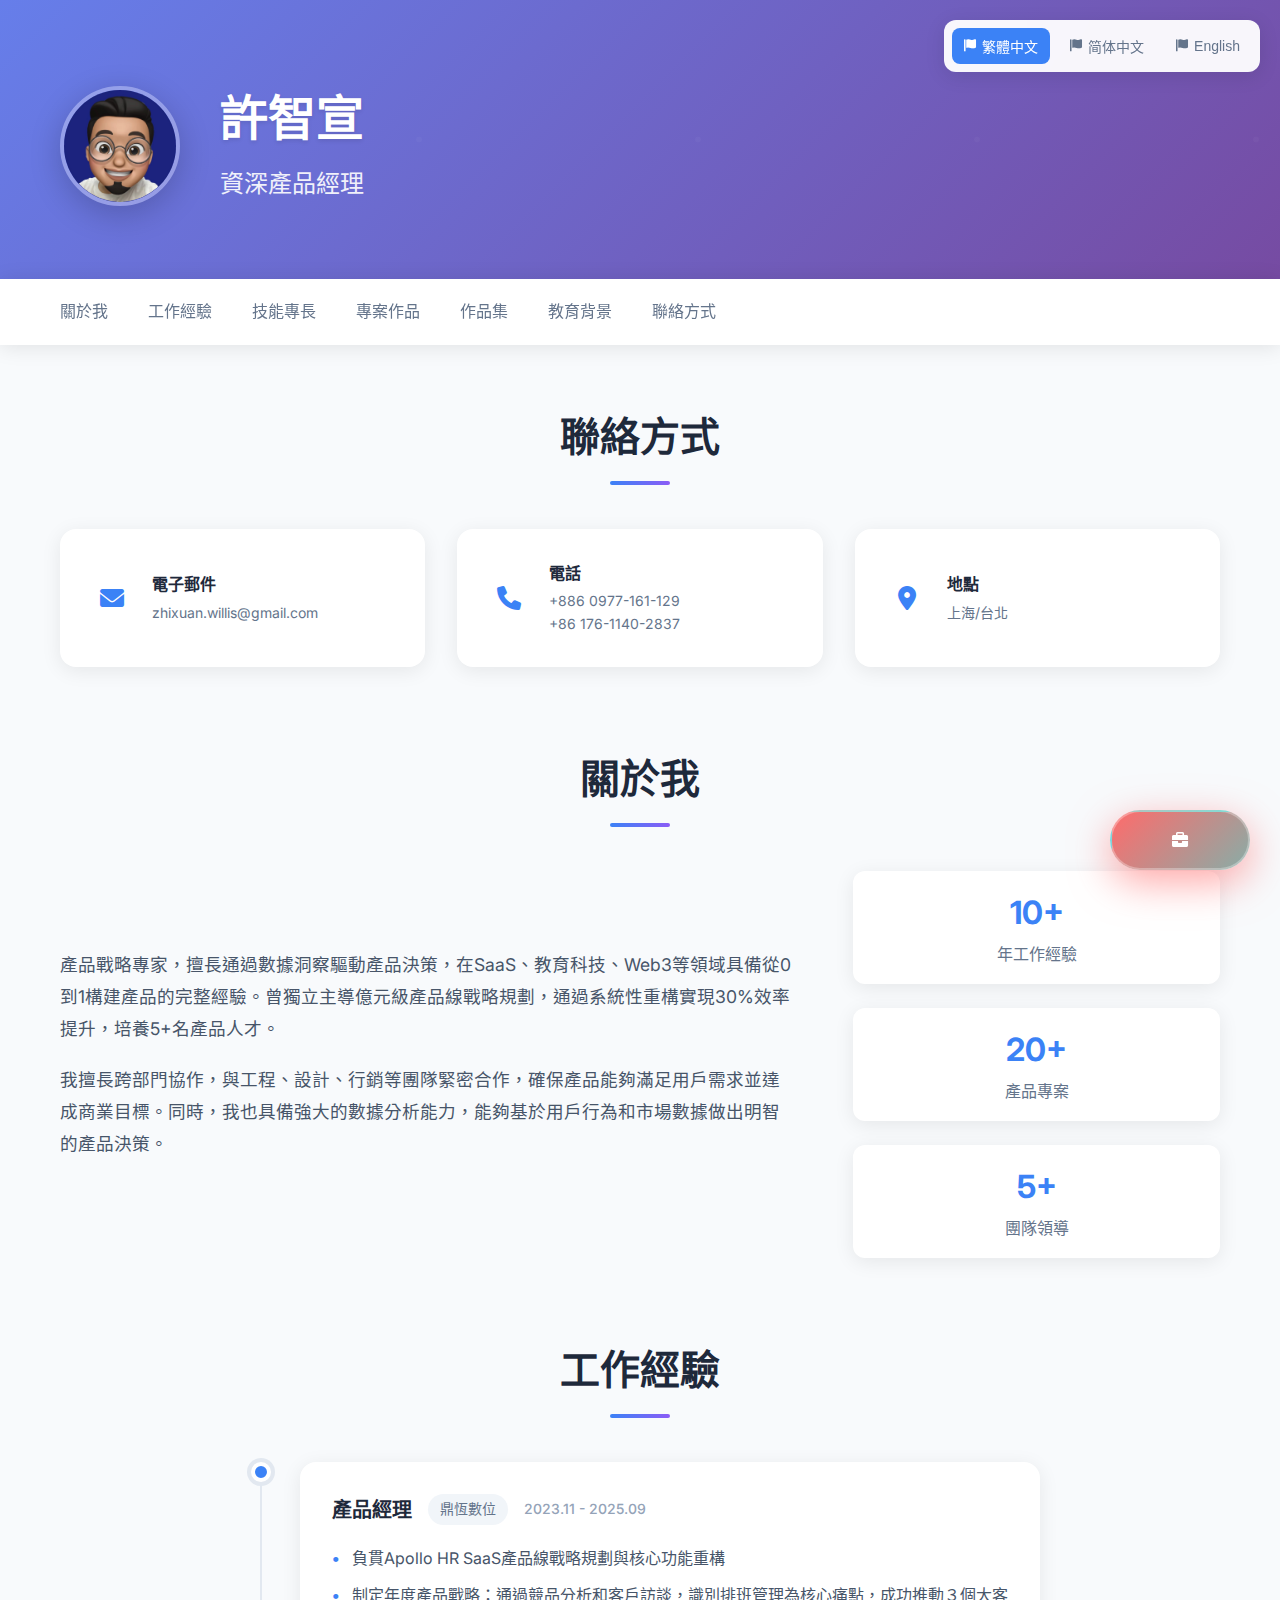
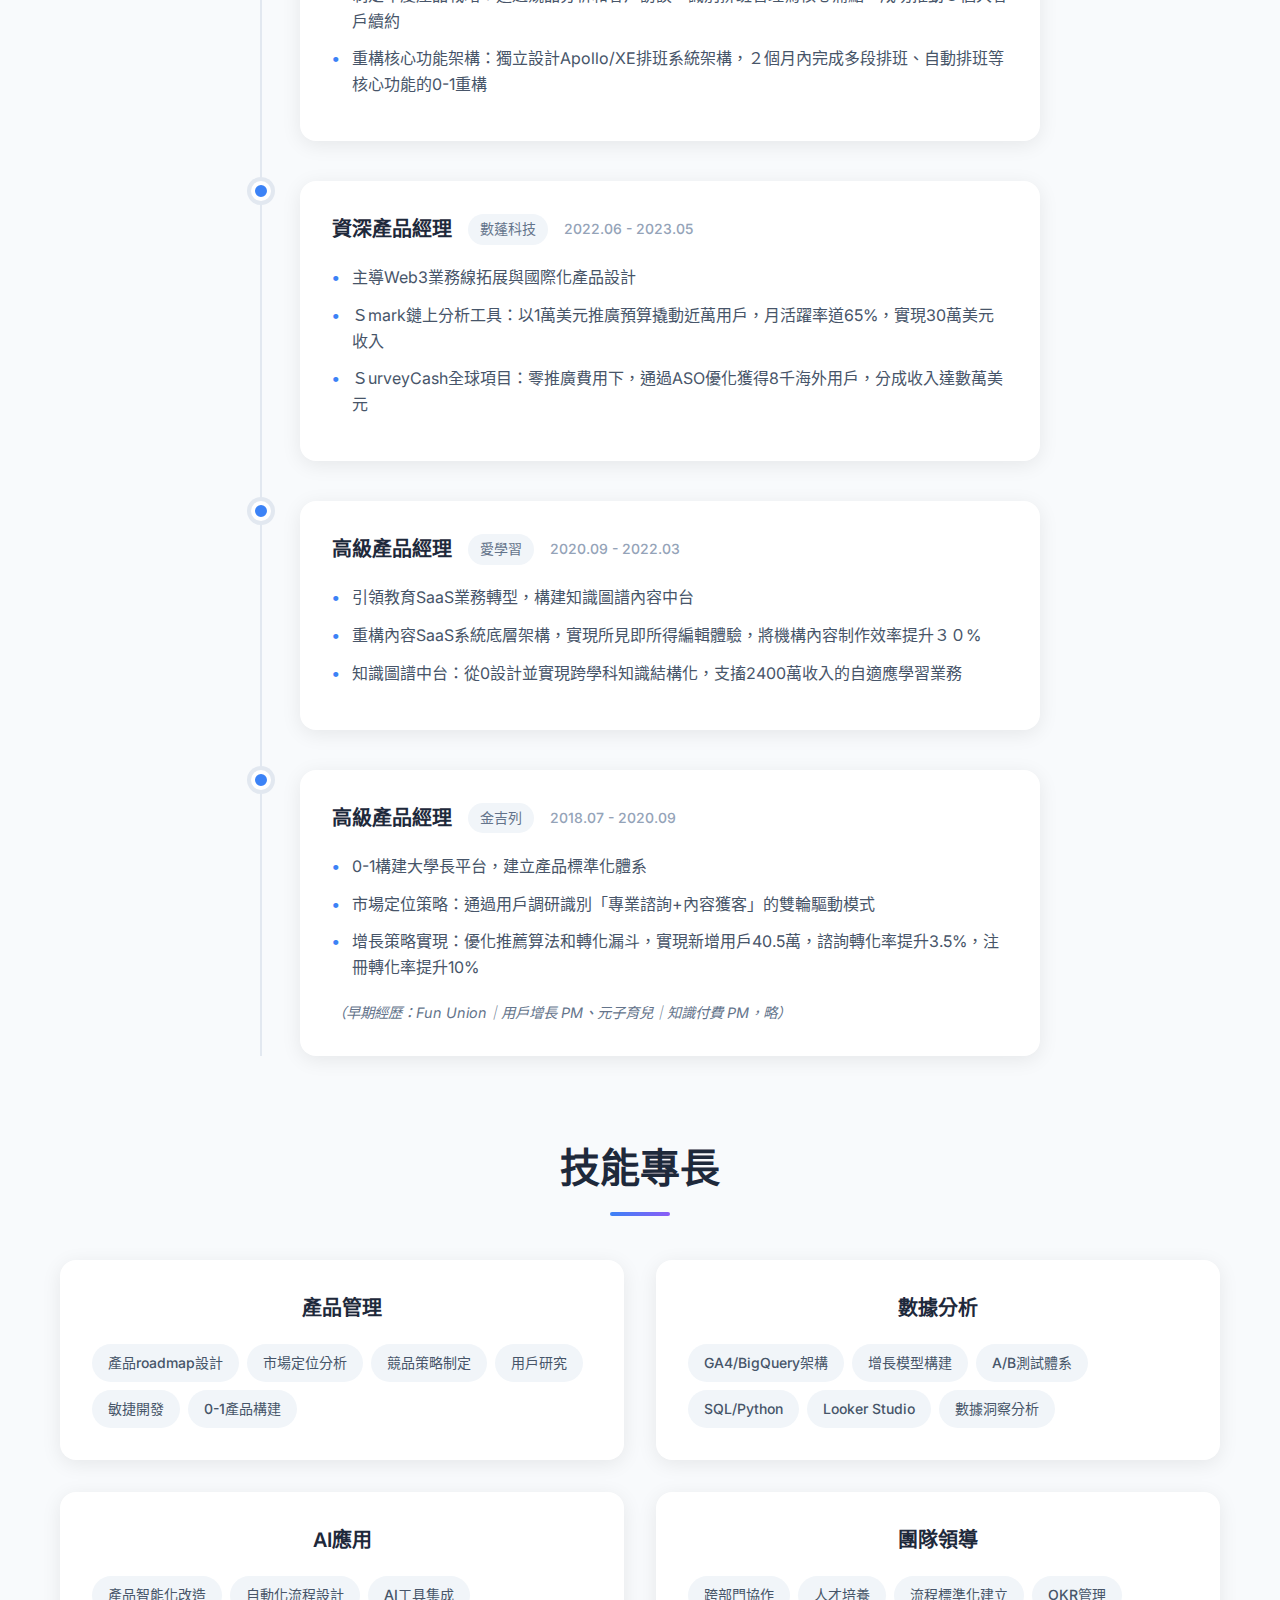
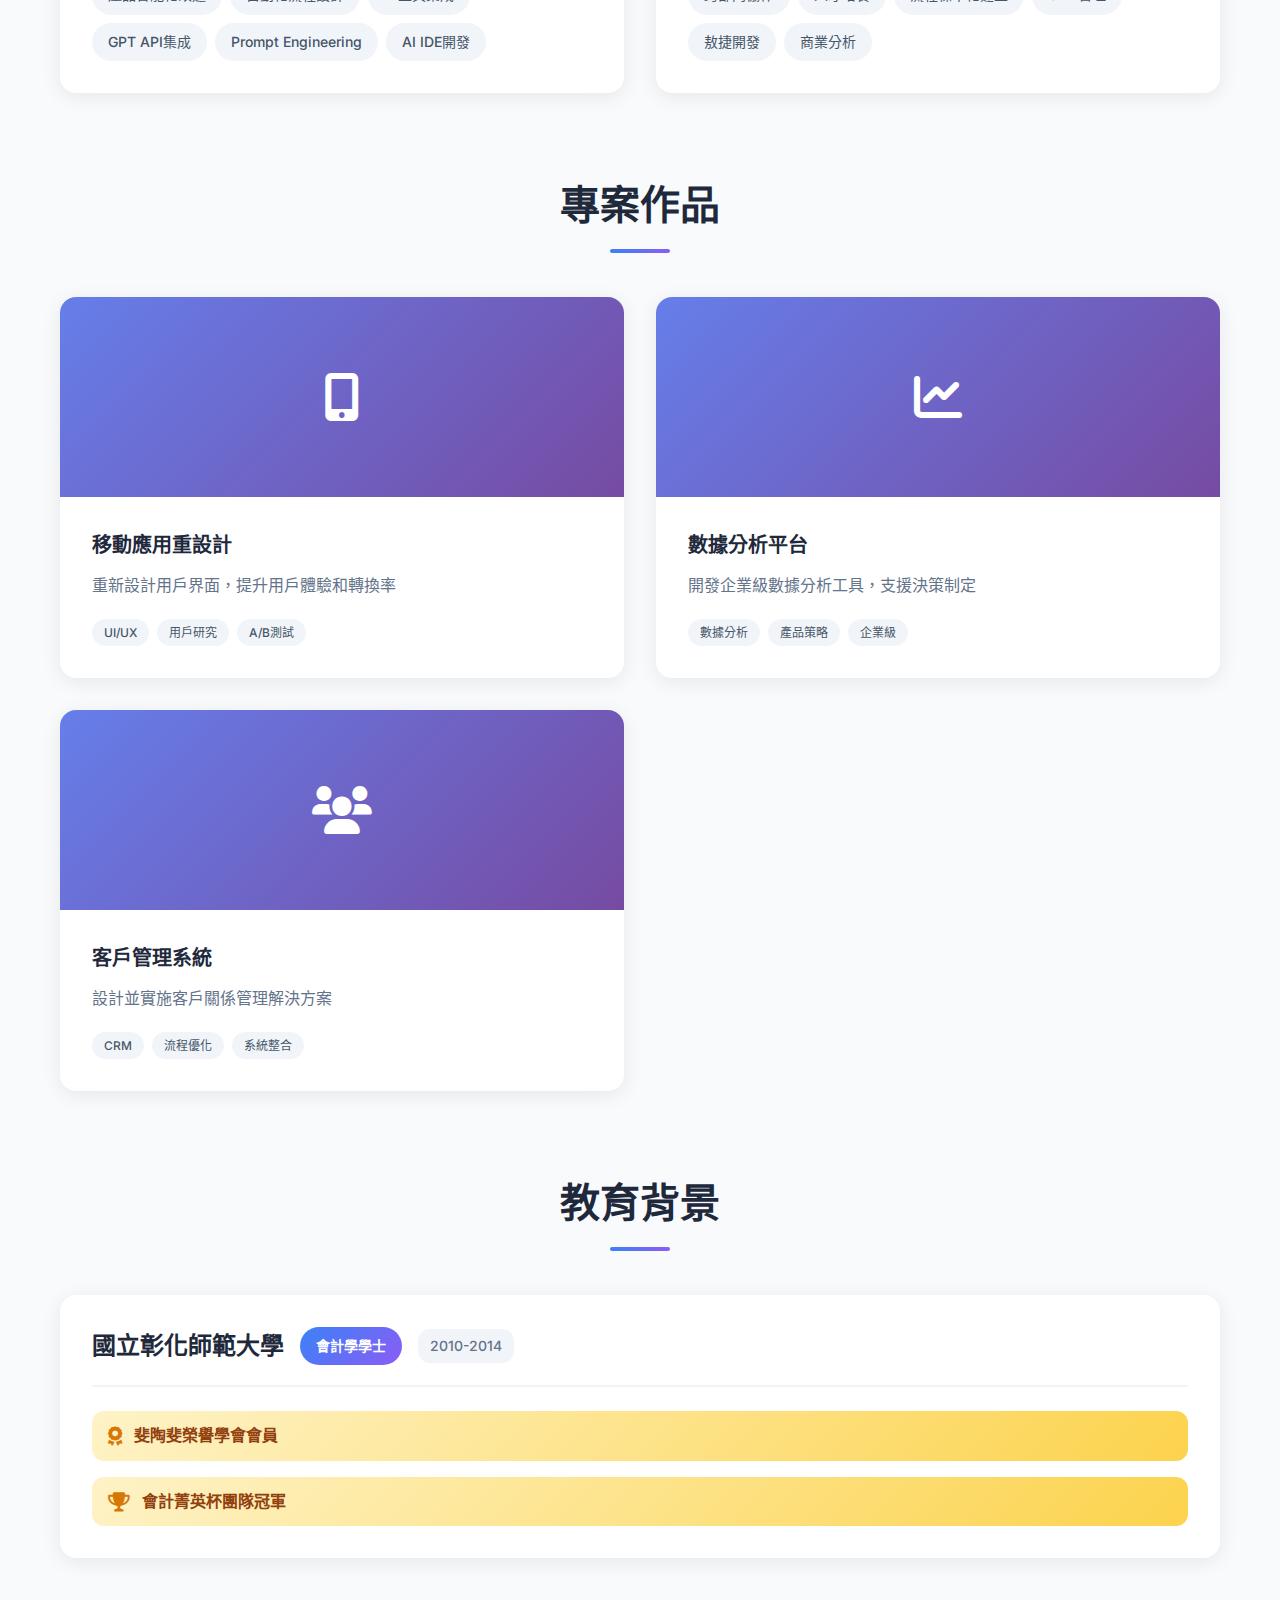
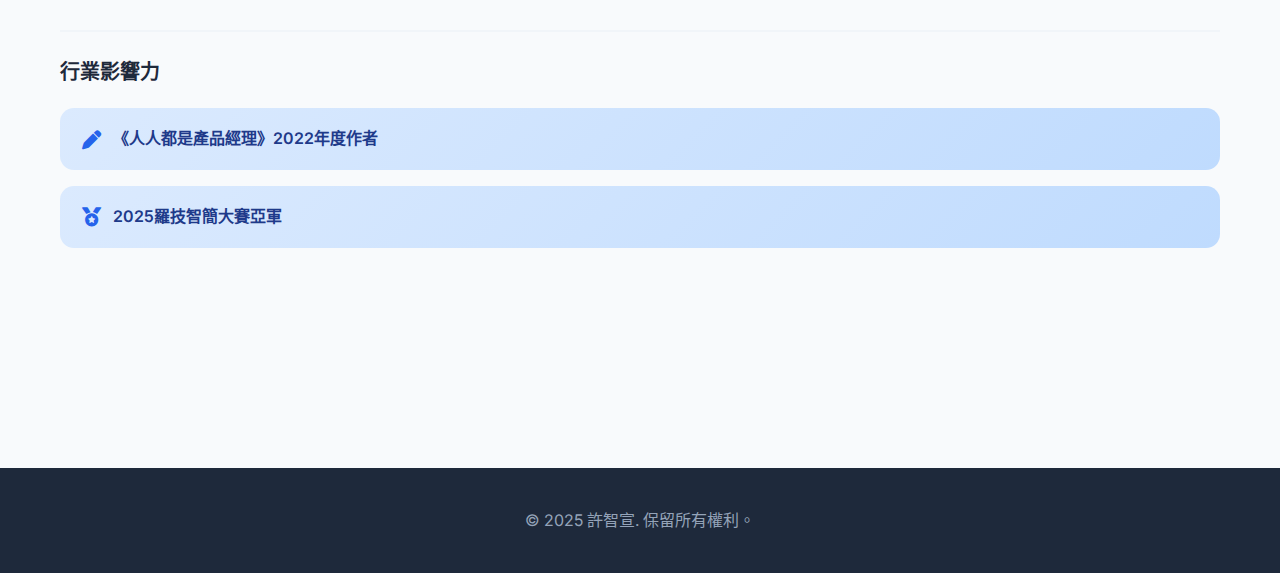
<file: index.html>
<!DOCTYPE html>
<html lang="zh-TW">
<head>
    <meta charset="UTF-8">
    <meta name="viewport" content="width=device-width, initial-scale=1.0">
    <title>許智宣 - 資深產品經理 | Senior Product Manager</title>
    <link rel="stylesheet" href="styles.css">
    <link href="https://fonts.googleapis.com/css2?family=Inter:wght@300;400;500;600;700&display=swap" rel="stylesheet">
    <link rel="stylesheet" href="https://cdnjs.cloudflare.com/ajax/libs/font-awesome/6.0.0/css/all.min.css">
    <style>
        /* Floating Portfolio Button */
        .floating-portfolio-btn {
            position: fixed !important;
            bottom: 30px !important;
            right: 30px !important;
            width: 140px !important;
            height: 60px !important;
            background: linear-gradient(135deg, #ff6b6b, #4ecdc4, #45b7d1) !important;
            background-size: 300% 300% !important;
            border-radius: 30px !important;
            display: flex !important;
            align-items: center !important;
            justify-content: center !important;
            gap: 8px !important;
            color: white !important;
            font-size: 16px !important;
            font-weight: 700 !important;
            text-decoration: none !important;
            box-shadow: 0 12px 40px rgba(255, 107, 107, 0.6) !important;
            z-index: 9999 !important;
            transition: all 0.4s ease !important;
            backdrop-filter: blur(15px) !important;
            border: 2px solid rgba(255, 255, 255, 0.3) !important;
            cursor: pointer !important;
            animation: gradientShift 3s ease infinite, floatBounce 2s ease-in-out infinite !important;
            overflow: hidden !important;
            transform-origin: bottom right !important;
        }
        
        .floating-portfolio-btn:hover {
            transform: translateY(-4px) scale(1.08) !important;
            box-shadow: 0 20px 60px rgba(255, 107, 107, 0.8) !important;
            background: linear-gradient(135deg, #ff4757, #3742fa, #2f3542) !important;
            background-size: 400% 400% !important;
            border: 2px solid rgba(255, 255, 255, 0.8) !important;
        }
        
        .floating-portfolio-btn::before {
            content: '';
            position: absolute;
            top: 0;
            left: 0;
            right: 0;
            bottom: 0;
            background: linear-gradient(135deg, #3b82f6, #8b5cf6, #ec4899);
            border-radius: inherit;
            z-index: -1;
            opacity: 0;
            transform: scale(0.9);
            transition: opacity 0.3s ease, transform 0.4s ease;
        }
        
        .floating-portfolio-btn:hover::before {
            opacity: 1;
            transform: scale(1.08);
        }
        
        .floating-portfolio-btn i {
            transition: transform 0.3s ease;
        }
        
        .floating-portfolio-btn:hover i {
            transform: rotate(10deg);
        }
        
        /* Tooltip for floating button */
        .floating-portfolio-btn::after {
            content: attr(data-tooltip);
            position: absolute;
            right: 100%;
            top: 50%;
            transform: translateY(-50%);
            background: rgba(0, 0, 0, 0.8);
            color: white;
            padding: 8px 12px;
            border-radius: 8px;
            font-size: 14px;
            font-weight: 500;
            white-space: nowrap;
            opacity: 0;
            visibility: hidden;
            transition: all 0.3s ease;
            margin-right: 12px;
            font-family: 'Inter', sans-serif;
        }
        
        .floating-portfolio-btn:hover::after {
            opacity: 1;
            visibility: visible;
            transform: translateY(-50%) translateX(-4px);
        }
        
        /* Responsive adjustments */
        @media (max-width: 768px) {
            .floating-portfolio-btn {
                width: 60px;
                height: 60px;
                font-size: 24px;
                bottom: 20px;
                right: 20px;
            }
            
            .floating-portfolio-btn::after {
                font-size: 12px;
                padding: 6px 8px;
            }
        }
        
        /* Animation keyframes */
        @keyframes pulse {
            0% {
                box-shadow: 0 8px 32px rgba(59, 130, 246, 0.4);
            }
            50% {
                box-shadow: 0 8px 32px rgba(59, 130, 246, 0.6);
            }
            100% {
                box-shadow: 0 8px 32px rgba(59, 130, 246, 0.4);
            }
        }
        
        .floating-portfolio-btn {
            animation: pulse 2s infinite;
        }
    </style>
</head>
<body>
    <!-- Language Switcher -->
    <div class="language-switcher">
        <button class="lang-btn active" data-lang="zh-TW">
            <i class="fas fa-flag"></i> 繁體中文
        </button>
        <button class="lang-btn" data-lang="zh-CN">
            <i class="fas fa-flag"></i> 简体中文
        </button>
        <button class="lang-btn" data-lang="en">
            <i class="fas fa-flag"></i> English
        </button>
    </div>

    <!-- Header -->
    <header class="header">
        <div class="container">
            <div class="profile-section">
                <div class="profile-image">
                    <img src="image/头像.PNG" alt="許智宣" class="avatar">
                </div>
                <div class="profile-info">
                    <h1 class="name" data-zh-TW="許智宣" data-zh-CN="许智宣" data-en="Xu Zhixuan">許智宣</h1>
                    <h2 class="title" data-zh-TW="資深產品經理" data-zh-CN="资深产品经理" data-en="Senior Product Manager">資深產品經理</h2>
                    <p class="tagline" data-zh-TW="專注於用戶體驗與產品策略的資深產品經理" data-zh-CN="专注于用户体验与产品策略的资深产品经理" data-en="Senior Product Manager focused on user experience and product strategy">專注於用戶體驗與產品策略的資深產品經理</p>
                </div>
            </div>
        </div>
    </header>

    <!-- Navigation -->
    <nav class="nav">
        <div class="container">
            <ul class="nav-list">
                <li><a href="#about" class="nav-link" data-zh-TW="關於我" data-zh-CN="关于我" data-en="About">關於我</a></li>
                <li><a href="#experience" class="nav-link" data-zh-TW="工作經驗" data-zh-CN="工作经验" data-en="Experience">工作經驗</a></li>
                <li><a href="#skills" class="nav-link" data-zh-TW="技能專長" data-zh-CN="技能专长" data-en="Skills">技能專長</a></li>
                <li><a href="#projects" class="nav-link" data-zh-TW="專案作品" data-zh-CN="项目作品" data-en="Projects">專案作品</a></li>
                <li><a href="portfolio.html" class="nav-link" data-zh-TW="作品集" data-zh-CN="作品集" data-en="Portfolio">作品集</a></li>
                <li><a href="#education" class="nav-link" data-zh-TW="教育背景" data-zh-CN="教育背景" data-en="Education">教育背景</a></li>
                <li><a href="#contact" class="nav-link" data-zh-TW="聯絡方式" data-zh-CN="联系方式" data-en="Contact">聯絡方式</a></li>
            </ul>
        </div>
    </nav>

    <!-- Main Content -->
    <main class="main">
        <!-- Contact Section (moved to top) -->
        <section id="contact" class="section">
            <div class="container">
                <h2 class="section-title" data-zh-TW="聯絡方式" data-zh-CN="联系方式" data-en="Contact Information">聯絡方式</h2>
                <div class="contact-grid">
                    <div class="contact-item">
                        <i class="fas fa-envelope"></i>
                        <div class="contact-info">
                            <h3 data-zh-TW="電子郵件" data-zh-CN="电子邮件" data-en="Email">電子郵件</h3>
                            <p>zhixuan.willis@gmail.com</p>
                        </div>
                    </div>
                    <div class="contact-item">
                        <i class="fas fa-phone"></i>
                        <div class="contact-info">
                            <h3 data-zh-TW="電話" data-zh-CN="电话" data-en="Phone">電話</h3>
                            <p>+886 0977-161-129<br>+86 176-1140-2837</p>
                        </div>
                    </div>
                    <div class="contact-item">
                        <i class="fas fa-map-marker-alt"></i>
                        <div class="contact-info">
                            <h3 data-zh-TW="地點" data-zh-CN="地点" data-en="Location">地點</h3>
                            <p data-zh-TW="上海/台北" data-zh-CN="上海/台北" data-en="Shanghai/Taipei">上海/台北</p>
                        </div>
                    </div>
                </div>
            </div>
        </section>

        <!-- About Section -->
        <section id="about" class="section">
            <div class="container">
                <h2 class="section-title" data-zh-TW="關於我" data-zh-CN="关于我" data-en="About Me">關於我</h2>
                <div class="about-content">
                    <div class="about-text">
                        <p data-zh-TW="產品戰略專家，擅長通過數據洞察驅動產品決策，在SaaS、教育科技、Web3等領域具備從0到1構建產品的完整經驗。曾獨立主導億元級產品線戰略規劃，通過系統性重構實現30%效率提升，培養5+名產品人才。" data-zh-CN="产品战略专家，擅长通过数据洞察驱动产品决策，在SaaS、教育科技、Web3等领域具备从0到1构建产品的完整经验。曾独立主导亿元级产品线战略规划，通过系统性重构实现30%效率提升，培养5+名产品人才。" data-en="Product strategy expert skilled in data-driven product decisions across SaaS, EdTech, and Web3 sectors with complete 0-to-1 product experience. Led strategic planning for billion-dollar product lines, achieving 30% efficiency improvement through systematic restructuring and mentoring 5+ product talents.">
                            產品戰略專家，擅長通過數據洞察驅動產品決策，在SaaS、教育科技、Web3等領域具備從0到1構建產品的完整經驗。曾獨立主導億元級產品線戰略規劃，通過系統性重構實現30%效率提升，培養5+名產品人才。
                        </p>
                        <p data-zh-TW="我擅長跨部門協作，與工程、設計、行銷等團隊緊密合作，確保產品能夠滿足用戶需求並達成商業目標。同時，我也具備強大的數據分析能力，能夠基於用戶行為和市場數據做出明智的產品決策。" data-zh-CN="我擅长跨部门协作，与工程、设计、营销等团队紧密合作，确保产品能够满足用户需求并达成商业目标。同时，我也具备强大的数据分析能力，能够基于用户行为和市场数据做出明智的产品决策。" data-en="I excel at cross-functional collaboration, working closely with engineering, design, and marketing teams to ensure products meet user needs and achieve business objectives. Additionally, I possess strong data analysis capabilities, enabling me to make informed product decisions based on user behavior and market data.">
                            我擅長跨部門協作，與工程、設計、行銷等團隊緊密合作，確保產品能夠滿足用戶需求並達成商業目標。同時，我也具備強大的數據分析能力，能夠基於用戶行為和市場數據做出明智的產品決策。
                        </p>
                    </div>
                    <div class="about-stats">
                        <div class="stat-item">
                            <span class="stat-number">10+</span>
                            <span class="stat-label" data-zh-TW="年工作經驗" data-zh-CN="年工作经验" data-en="Years Experience">年工作經驗</span>
                        </div>
                        <div class="stat-item">
                            <span class="stat-number">20+</span>
                            <span class="stat-label" data-zh-TW="產品專案" data-zh-CN="产品项目" data-en="Product Projects">產品專案</span>
                        </div>
                        <div class="stat-item">
                            <span class="stat-number">5+</span>
                            <span class="stat-label" data-zh-TW="團隊領導" data-zh-CN="团队领导" data-en="Team Leadership">團隊領導</span>
                        </div>
                    </div>
                </div>
            </div>
        </section>

        <!-- Experience Section -->
        <section id="experience" class="section">
            <div class="container">
                <h2 class="section-title" data-zh-TW="工作經驗" data-zh-CN="工作经验" data-en="Work Experience">工作經驗</h2>
                <div class="timeline">
                    <div class="timeline-item">
                        <div class="timeline-marker"></div>
                        <div class="timeline-content">
                            <div class="timeline-header">
                                <h3 data-zh-TW="產品經理" data-zh-CN="产品经理" data-en="Product Manager">產品經理</h3>
                                <span class="company" data-zh-TW="鼎恆數位" data-zh-CN="鼎恒数位" data-en="Tripleone Digital">鼎恆數位</span>
                                <span class="period">2023.11 - 2025.09</span>
                            </div>
                            <ul class="achievements">
                                <li data-zh-TW="負貫Apollo HR SaaS產品線戰略規劃與核心功能重構" data-zh-CN="负责Apollo HR SaaS产品线战略规划与核心功能重构" data-en="Responsible for Apollo HR SaaS product line strategic planning and core functionality reconstruction">負貫Apollo HR SaaS產品線戰略規劃與核心功能重構</li>
                                <li data-zh-TW="制定年度產品戰略：通過競品分析和客戶訪談，識別排班管理為核心痛點，成功推動３個大客戶續約" data-zh-CN="制定年度产品战略：通过竞品分析和客户访谈，识别排班管理为核心痛点，成功推动３个大客户续约" data-en="Developed annual product strategy: identified scheduling management as core pain point through competitive analysis and customer interviews, successfully driving 3 major customer renewals">制定年度產品戰略：通過競品分析和客戶訪談，識別排班管理為核心痛點，成功推動３個大客戶續約</li>
                                <li data-zh-TW="重構核心功能架構：獨立設計Apollo/XE排班系統架構，２個月內完成多段排班、自動排班等核心功能的0-1重構" data-zh-CN="重构核心功能架构：独立设计Apollo/XE排班系统架构，２个月内完成多段排班、自动排班等核心功能的0-1重构" data-en="Core functionality restructuring: independently designed Apollo/XE scheduling system architecture, completing 0-1 reconstruction of multi-segment scheduling and automated scheduling within 2 months">重構核心功能架構：獨立設計Apollo/XE排班系統架構，２個月內完成多段排班、自動排班等核心功能的0-1重構</li>
                            </ul>
                        </div>
                    </div>

                    <div class="timeline-item">
                        <div class="timeline-marker"></div>
                        <div class="timeline-content">
                            <div class="timeline-header">
                                <h3 data-zh-TW="資深產品經理" data-zh-CN="资深产品经理" data-en="Senior Product Manager">資深產品經理</h3>
                                <span class="company" data-zh-TW="數蓬科技" data-zh-CN="数蓬科技" data-en="Sharpdata Technology">數蓬科技</span>
                                <span class="period">2022.06 - 2023.05</span>
                            </div>
                            <ul class="achievements">
                                <li data-zh-TW="主導Web3業務線拓展與國際化產品設計" data-zh-CN="主导Web3业务线拓展与国际化产品设计" data-en="Led Web3 business line expansion and international product design">主導Web3業務線拓展與國際化產品設計</li>
                                <li data-zh-TW="Smark鏈上分析工具：以1萬美元推廣預算撬動近萬用戶，月活躍率道65%，實現30萬美元收入" data-zh-CN="Smark链上分析工具：以1万美元推广预算撬动近万用户，月活跃率达65%，实现30万美元收入" data-en="Smark on-chain analytics tool: leveraged $10k marketing budget to acquire nearly 10k users with 65% MAU, generating $300k revenue">Ｓmark鏈上分析工具：以1萬美元推廣預算撬動近萬用戶，月活躍率道65%，實現30萬美元收入</li>
                                <li data-zh-TW="SurveyCash全球項目：零推廣費用下，通過ASO優化獲得8千海外用戶，分成收入達數萬美元" data-zh-CN="SurveyCash全球项目：零推广费用下，通过ASO优化获得8千海外用户，分成收入达数万美元" data-en="SurveyCash global project: acquired 8k overseas users through ASO optimization with zero marketing spend, generating tens of thousands in revenue sharing">ＳurveyCash全球項目：零推廣費用下，通過ASO優化獲得8千海外用戶，分成收入達數萬美元</li>
                            </ul>
                        </div>
                    </div>

                    <div class="timeline-item">
                        <div class="timeline-marker"></div>
                        <div class="timeline-content">
                            <div class="timeline-header">
                                <h3 data-zh-TW="高級產品經理" data-zh-CN="高级产品经理" data-en="Senior Product Manager">高級產品經理</h3>
                                <span class="company" data-zh-TW="愛學習" data-zh-CN="爱学习" data-en="AiXueXi (EdTech)">愛學習</span>
                                <span class="period">2020.09 - 2022.03</span>
                            </div>
                            <ul class="achievements">
                                <li data-zh-TW="引領教育SaaS業務轉型，構建知識圖譜內容中台" data-zh-CN="引领教育SaaS业务转型，构建知识图谱内容中台" data-en="Led EdTech SaaS business transformation and built knowledge graph content platform">引領教育SaaS業務轉型，構建知識圖譜內容中台</li>
                                <li data-zh-TW="重構內容SaaS系統底層架構，實現所見即所得編輯體驗，將機構內容制作效率提升３０%" data-zh-CN="重构内容SaaS系统底层架构，实现所见即所得编辑体验，将机构内容制作效率提升３０%" data-en="Restructured content SaaS system architecture, implemented WYSIWYG editing experience, improving institutional content creation efficiency by 30%">重構內容SaaS系統底層架構，實現所見即所得編輯體驗，將機構內容制作效率提升３０%</li>
                                <li data-zh-TW="知識圖譜中台：從0設計並實現跨學科知識結構化，支搐2400萬收入的自適應學習業務" data-zh-CN="知识图谱中台：从0设计并实现跨学科知识结构化，支搐2400万收入的自适应学习业务" data-en="Knowledge graph platform: designed and implemented cross-disciplinary knowledge structuring from scratch, supporting $24M adaptive learning business revenue">知識圖譜中台：從0設計並實現跨學科知識結構化，支搐2400萬收入的自適應學習業務</li>
                            </ul>
                        </div>
                    </div>

                    <div class="timeline-item">
                        <div class="timeline-marker"></div>
                        <div class="timeline-content">
                            <div class="timeline-header">
                                <h3 data-zh-TW="高級產品經理" data-zh-CN="高级产品经理" data-en="Senior Product Manager">高級產品經理</h3>
                                <span class="company" data-zh-TW="金吉列" data-zh-CN="金吉列" data-en="JJL Overseas Education">金吉列</span>
                                <span class="period">2018.07 - 2020.09</span>
                            </div>
                            <ul class="achievements">
                                <li data-zh-TW="0-1構建大學長平台，建立產品標準化體系" data-zh-CN="0-1构建大学长平台，建立产品标准化体系" data-en="Built university platform from 0-1 and established standardized product system">0-1構建大學長平台，建立產品標準化體系</li>
                                <li data-zh-TW="市場定位策略：通過用戶調研識別「專業諮詢+內容獲客」的雙輪驅動模式" data-zh-CN="市场定位策略：通过用户调研识别「专业咨询+内容获客」的双轮驱动模式" data-en="Market positioning strategy: identified dual-drive model of professional consulting + content acquisition through user research">市場定位策略：通過用戶調研識別「專業諮詢+內容獲客」的雙輪驅動模式</li>
                                <li data-zh-TW="增長策略實現：優化推薦算法和轉化漏斗，實現新增用戶40.5萬，諮詢轉化率提升3.5%，注冊轉化率提升10%" data-zh-CN="增长策略实现：优化推荐算法和转化漏斗，实现新增用户40.5万，咨询转化率提升3.5%，注册转化率提升10%" data-en="Growth strategy implementation: optimized recommendation algorithms and conversion funnels, achieving 405k new users, 3.5% consultation conversion increase, 10% registration conversion increase">增長策略實現：優化推薦算法和轉化漏斗，實現新增用戶40.5萬，諮詢轉化率提升3.5%，注冊轉化率提升10%</li>
                            </ul>
                            <p class="early-experience" style="margin-top: 20px; color: #64748b; font-style: italic; font-size: 0.9rem;">
                                <span data-zh-TW="（早期經歷：Fun Union｜用戶增長 PM、元子育兒｜知識付費 PM，略）" data-zh-CN="（早期经历：Fun Union｜用户增长 PM、元子育儿｜知识付费 PM，略）" data-en="(Early Career: Fun Union | User Growth PM, Yuanzi Parenting | Knowledge Payment PM, omitted)">（早期經歷：Fun Union｜用戶增長 PM、元子育兒｜知識付費 PM，略）</span>
                            </p>
                        </div>
                    </div>
                </div>
            </div>
        </section>

        <!-- Skills Section -->
        <section id="skills" class="section">
            <div class="container">
                <h2 class="section-title" data-zh-TW="技能專長" data-zh-CN="技能专长" data-en="Skills & Expertise">技能專長</h2>
                <div class="skills-grid">
                    <div class="skill-category">
                        <h3 data-zh-TW="產品管理" data-zh-CN="产品管理" data-en="Product Management">產品管理</h3>
                        <div class="skill-items">
                            <span class="skill-item">產品roadmap設計</span>
                            <span class="skill-item">市場定位分析</span>
                            <span class="skill-item">競品策略制定</span>
                            <span class="skill-item">用戶研究</span>
                            <span class="skill-item">敏捷開發</span>
                            <span class="skill-item">0-1產品構建</span>
                        </div>
                    </div>
                    <div class="skill-category">
                        <h3 data-zh-TW="數據分析" data-zh-CN="数据分析" data-en="Data Analysis">數據分析</h3>
                        <div class="skill-items">
                            <span class="skill-item">GA4/BigQuery架構</span>
                            <span class="skill-item">增長模型構建</span>
                            <span class="skill-item">A/B測試體系</span>
                            <span class="skill-item">SQL/Python</span>
                            <span class="skill-item">Looker Studio</span>
                            <span class="skill-item">數據洞察分析</span>
                        </div>
                    </div>
                    <div class="skill-category">
                        <h3 data-zh-TW="AI應用" data-zh-CN="AI应用" data-en="AI Applications">AI應用</h3>
                        <div class="skill-items">
                            <span class="skill-item">產品智能化改造</span>
                            <span class="skill-item">自動化流程設計</span>
                            <span class="skill-item">AI工具集成</span>
                            <span class="skill-item">GPT API集成</span>
                            <span class="skill-item">Prompt Engineering</span>
                            <span class="skill-item">AI IDE開發</span>
                        </div>
                    </div>
                    <div class="skill-category">
                        <h3 data-zh-TW="團隊領導" data-zh-CN="团队领导" data-en="Team Leadership">團隊領導</h3>
                        <div class="skill-items">
                            <span class="skill-item">跨部門協作</span>
                            <span class="skill-item">人才培養</span>
                            <span class="skill-item">流程標準化建立</span>
                            <span class="skill-item">OKR管理</span>
                            <span class="skill-item">敖捷開發</span>
                            <span class="skill-item">商業分析</span>
                        </div>
                    </div>
                </div>
            </div>
        </section>

        <!-- Projects Section -->
        <section id="projects" class="section">
            <div class="container">
                <h2 class="section-title" data-zh-TW="專案作品" data-zh-CN="项目作品" data-en="Featured Projects">專案作品</h2>
                <div class="projects-grid">
                    <div class="project-card">
                        <div class="project-image">
                            <i class="fas fa-mobile-alt"></i>
                        </div>
                        <div class="project-content">
                            <h3 data-zh-TW="移動應用重設計" data-zh-CN="移动应用重设计" data-en="Mobile App Redesign">移動應用重設計</h3>
                            <p data-zh-TW="重新設計用戶界面，提升用戶體驗和轉換率" data-zh-CN="重新设计用户界面，提升用户体验和转换率" data-en="Redesigned user interface to improve user experience and conversion rates">重新設計用戶界面，提升用戶體驗和轉換率</p>
                            <div class="project-tags">
                                <span class="tag">UI/UX</span>
                                <span class="tag">用戶研究</span>
                                <span class="tag">A/B測試</span>
                            </div>
                        </div>
                    </div>

                    <div class="project-card">
                        <div class="project-image">
                            <i class="fas fa-chart-line"></i>
                        </div>
                        <div class="project-content">
                            <h3 data-zh-TW="數據分析平台" data-zh-CN="数据分析平台" data-en="Data Analytics Platform">數據分析平台</h3>
                            <p data-zh-TW="開發企業級數據分析工具，支援決策制定" data-zh-CN="开发企业级数据分析工具，支持决策制定" data-en="Developed enterprise-level data analytics tools to support decision making">開發企業級數據分析工具，支援決策制定</p>
                            <div class="project-tags">
                                <span class="tag">數據分析</span>
                                <span class="tag">產品策略</span>
                                <span class="tag">企業級</span>
                            </div>
                        </div>
                    </div>

                    <div class="project-card">
                        <div class="project-image">
                            <i class="fas fa-users"></i>
                        </div>
                        <div class="project-content">
                            <h3 data-zh-TW="客戶管理系統" data-zh-CN="客户管理系统" data-en="Customer Management System">客戶管理系統</h3>
                            <p data-zh-TW="設計並實施客戶關係管理解決方案" data-zh-CN="设计并实施客户关系管理解决方案" data-en="Designed and implemented customer relationship management solutions">設計並實施客戶關係管理解決方案</p>
                            <div class="project-tags">
                                <span class="tag">CRM</span>
                                <span class="tag">流程優化</span>
                                <span class="tag">系統整合</span>
                            </div>
                        </div>
                    </div>
                </div>
            </div>
        </section>

        <!-- Education Section -->
        <section id="education" class="section">
            <div class="container">
                <h2 class="section-title" data-zh-TW="教育背景" data-zh-CN="教育背景" data-en="Education Background">教育背景</h2>
                <div class="education-content">
                    <div class="education-item">
                        <div class="education-header">
                            <h3 data-zh-TW="國立彰化師範大學" data-zh-CN="国立彰化师范大学" data-en="National Changhua University of Education">國立彰化師範大學</h3>
                            <span class="degree" data-zh-TW="會計學學士" data-zh-CN="会计学学士" data-en="Bachelor of Accounting">會計學學士</span>
                            <span class="period">2010-2014</span>
                        </div>
                        <div class="education-achievements">
                            <div class="achievement-item">
                                <i class="fas fa-award"></i>
                                <span data-zh-TW="斐陶斐榮譽學會會員" data-zh-CN="斐陶斐荣誉学会会员" data-en="Phi Tau Phi Honor Society Member">斐陶斐榮譽學會會員</span>
                            </div>
                            <div class="achievement-item">
                                <i class="fas fa-trophy"></i>
                                <span data-zh-TW="會計菁英杯團隊冠軍" data-zh-CN="会计菁英杯团队冠军" data-en="Accounting Elite Cup Team Champion">會計菁英杯團隊冠軍</span>
                            </div>
                        </div>
                    </div>
                    <div class="industry-influence">
                        <h4 data-zh-TW="行業影響力" data-zh-CN="行业影响力" data-en="Industry Influence">行業影響力</h4>
                        <div class="influence-items">
                            <a class="influence-item influence-item--link" href="https://www.woshipm.com/u/723249" target="_blank" rel="noopener">
                                <i class="fas fa-pen"></i>
                                <span data-zh-TW="《人人都是產品經理》2022年度作者" data-zh-CN="《人人都是产品经理》2022年度作者" data-en="Product Manager Community 2022 Annual Author">《人人都是產品經理》2022年度作者</span>
                            </a>
                            <div class="influence-item">
                                <i class="fas fa-medal"></i>
                                <span data-zh-TW="2025羅技智簡大賽亞軍" data-zh-CN="2025罗技智简大赛亚军" data-en="2025 Logitech Smart Brief Competition Runner-up">2025羅技智簡大賽亞軍</span>
                            </div>
                        </div>
                    </div>
                </div>
            </div>
        </section>

    </main>

    <!-- Footer -->
    <footer class="footer">
        <div class="container">
            <p data-zh-TW="© 2025 許智宣. 保留所有權利。" data-zh-CN="© 2025 许智宣. 保留所有权利。" data-en="© 2025 Xu Zhixuan. All rights reserved.">© 2025 許智宣. 保留所有權利。</p>
        </div>
    </footer>

    <!-- Floating Portfolio Button -->
    <a href="portfolio.html" class="floating-portfolio-btn" data-tooltip="查看作品集">
        <i class="fas fa-briefcase"></i>
    </a>

    <script src="script.js"></script>
</body>
</html>
</file>
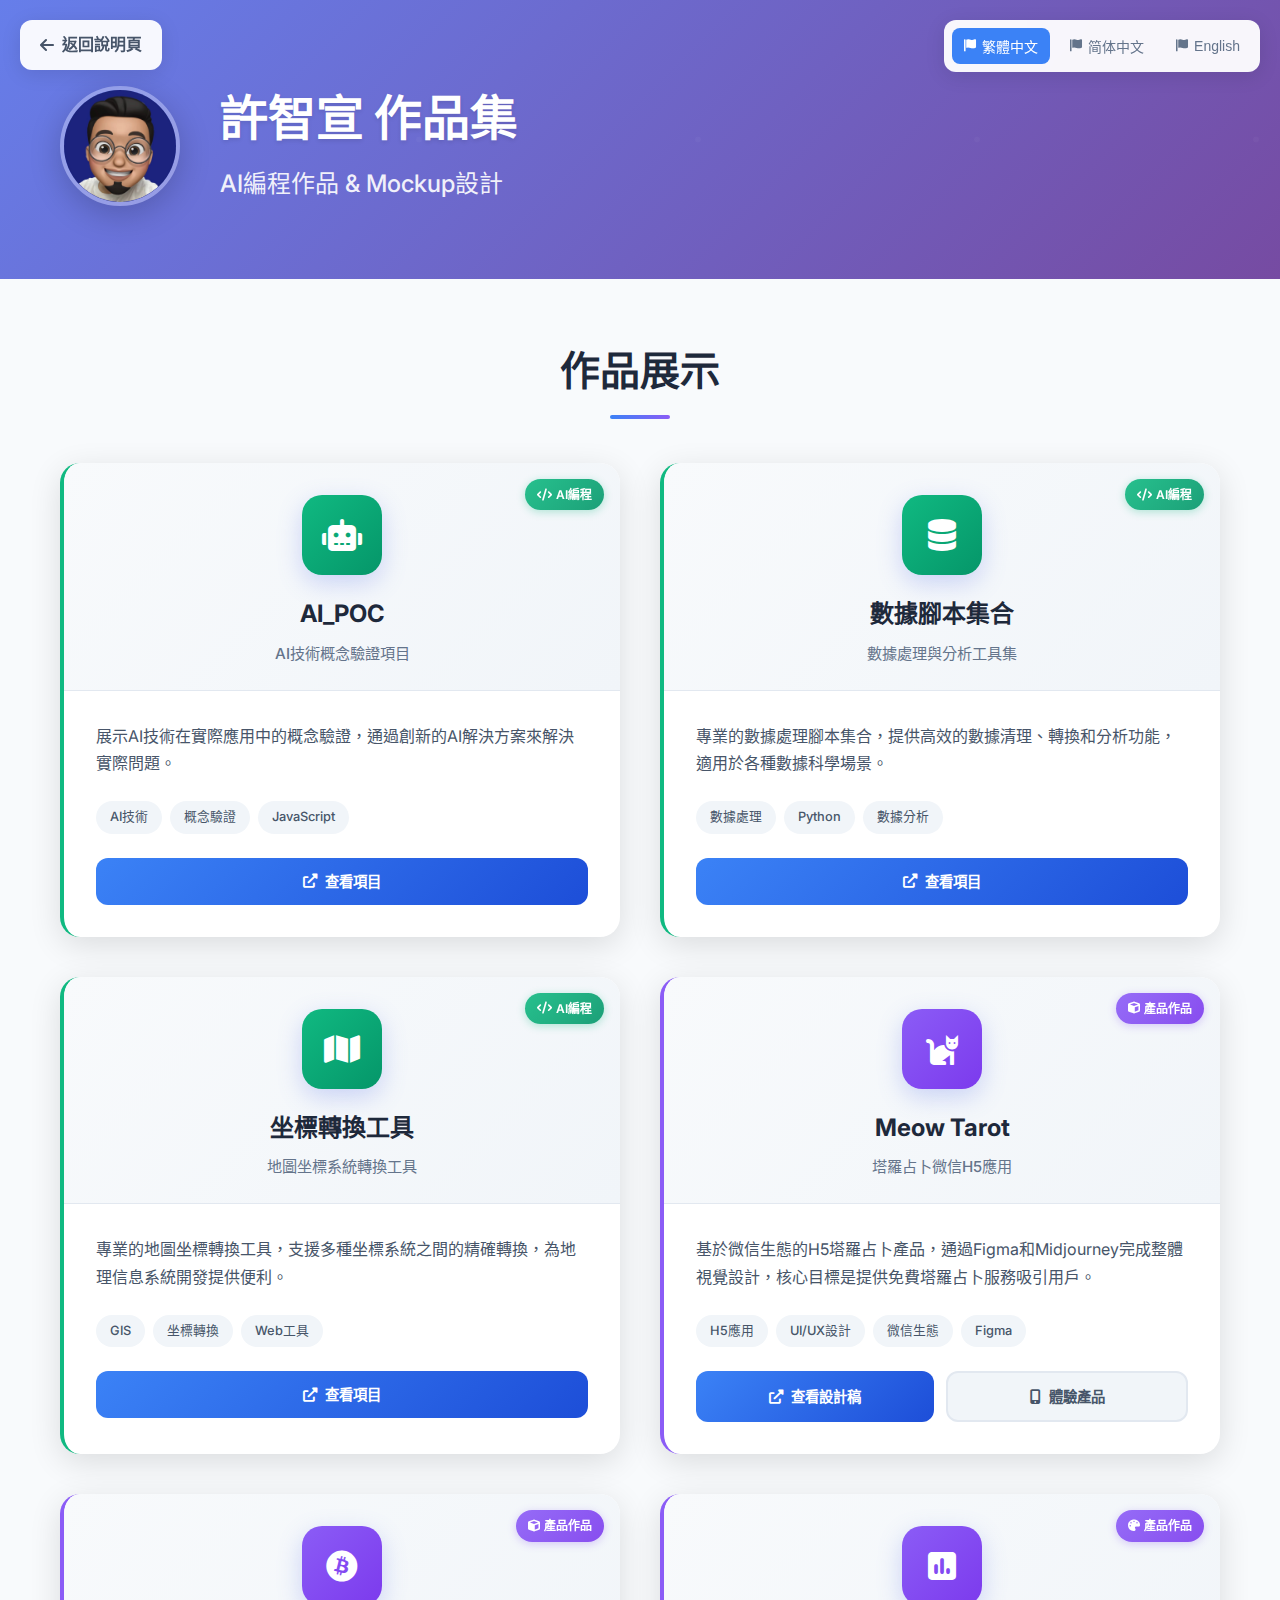
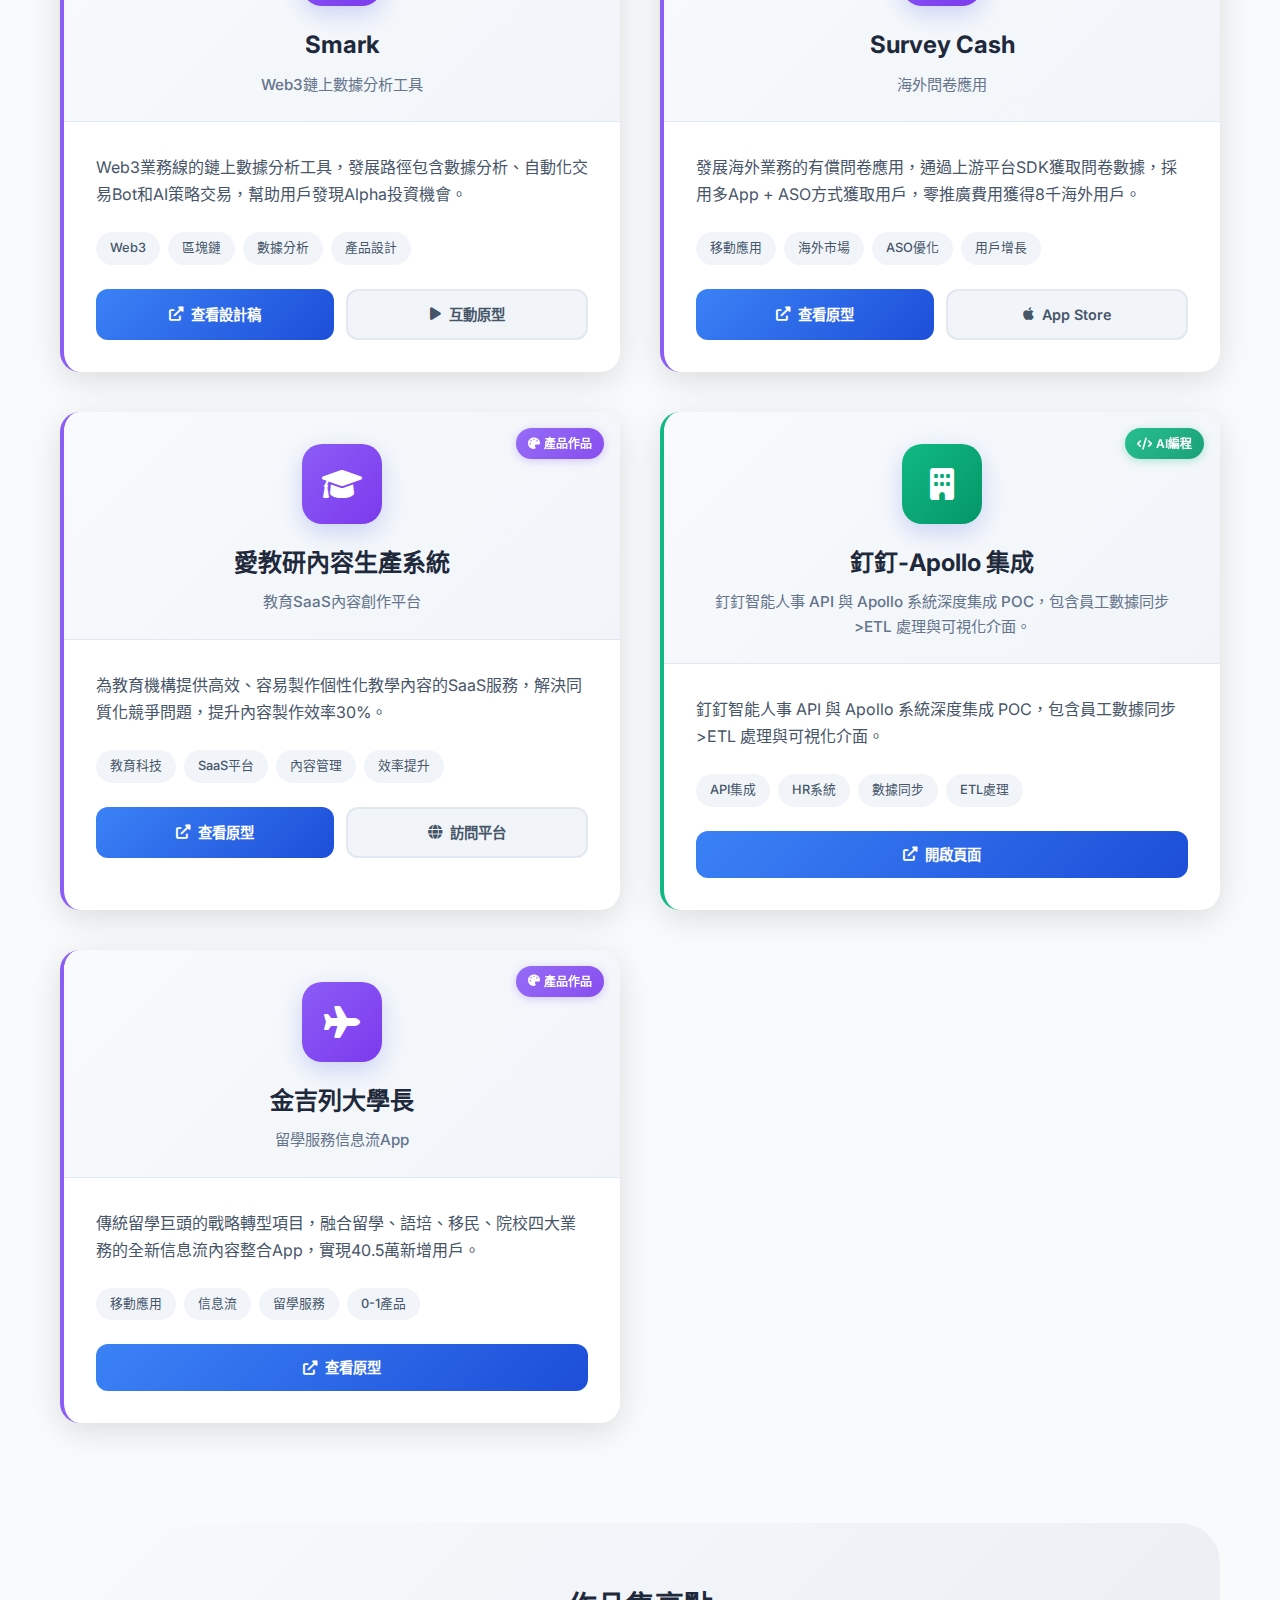
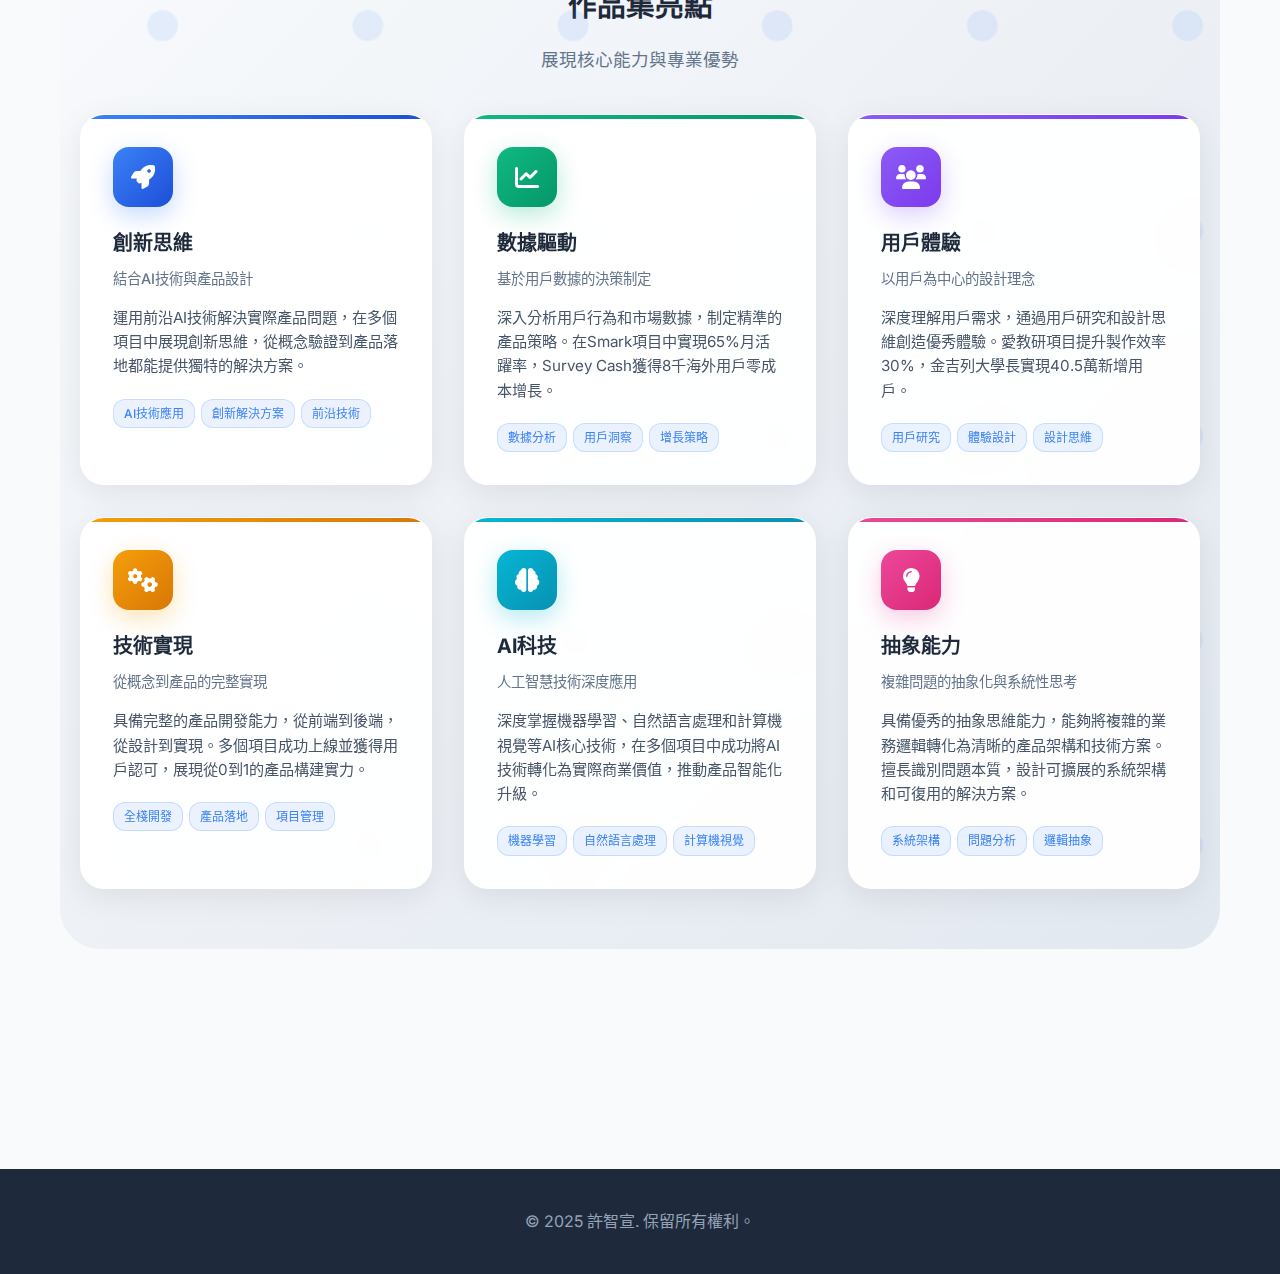
<file: portfolio.html>
<!DOCTYPE html>
<html lang="zh-TW">
<head>
    <meta charset="UTF-8">
    <meta name="viewport" content="width=device-width, initial-scale=1.0">
    <title>許智宣 - 作品集 | Portfolio</title>
    <link rel="icon" type="image/svg+xml" href="favicon.svg">
    <link rel="icon" type="image/x-icon" href="favicon.ico">
    <link rel="stylesheet" href="styles.css">
    <link href="https://fonts.googleapis.com/css2?family=Inter:wght@300;400;500;600;700&display=swap" rel="stylesheet">
    <link rel="stylesheet" href="https://cdnjs.cloudflare.com/ajax/libs/font-awesome/6.0.0/css/all.min.css">
    <style>
        /* Portfolio specific styles */
        .portfolio-grid {
            display: grid;
            grid-template-columns: repeat(auto-fit, minmax(400px, 1fr));
            gap: 40px;
            margin-top: 40px;
        }
        
        /* Project Category Badges */
        .project-category-badge {
            position: absolute;
            top: 16px;
            right: 16px;
            display: flex;
            align-items: center;
            gap: 4px;
            padding: 6px 12px;
            border-radius: 16px;
            font-size: 0.75rem;
            font-weight: 600;
            color: white;
            backdrop-filter: blur(10px);
            z-index: 10;
        }
        
        .ai-badge {
            background: linear-gradient(135deg, rgba(16, 185, 129, 0.9), rgba(5, 150, 105, 0.9));
            box-shadow: 0 2px 8px rgba(16, 185, 129, 0.3);
        }
        
        .design-badge {
            background: linear-gradient(135deg, rgba(139, 92, 246, 0.9), rgba(124, 58, 237, 0.9));
            box-shadow: 0 2px 8px rgba(139, 92, 246, 0.3);
        }
        
        .portfolio-header {
            position: relative;
        }
        
        .portfolio-item {
            background: white;
            border-radius: 20px;
            overflow: hidden;
            box-shadow: 0 8px 32px rgba(0, 0, 0, 0.12);
            transition: all 0.4s ease;
            position: relative;
        }
        
        .portfolio-item:hover {
            transform: translateY(-12px);
            box-shadow: 0 16px 48px rgba(0, 0, 0, 0.18);
        }
        
        .portfolio-item::before {
            content: '';
            position: absolute;
            top: 0;
            left: 0;
            right: 0;
            height: 6px;
            background: linear-gradient(90deg, #3b82f6, #8b5cf6, #ec4899);
            opacity: 0;
            transition: opacity 0.3s ease;
        }
        
        .portfolio-item:hover::before {
            opacity: 1;
        }
        
        .portfolio-header {
            padding: 32px 32px 24px;
            text-align: center;
            background: linear-gradient(135deg, #f8fafc 0%, #f1f5f9 100%);
            border-bottom: 1px solid #e2e8f0;
        }
        
        .portfolio-icon {
            width: 80px;
            height: 80px;
            background: linear-gradient(135deg, #667eea 0%, #764ba2 100%);
            border-radius: 20px;
            display: flex;
            align-items: center;
            justify-content: center;
            margin: 0 auto 20px;
            color: white;
            font-size: 32px;
            box-shadow: 0 8px 24px rgba(102, 126, 234, 0.3);
        }
        
        .portfolio-title {
            font-size: 1.5rem;
            font-weight: 700;
            color: #1e293b;
            margin-bottom: 8px;
        }
        
        .portfolio-subtitle {
            color: #64748b;
            font-size: 0.95rem;
            font-weight: 500;
        }
        
        .portfolio-content {
            padding: 32px;
        }
        
        .portfolio-description {
            color: #475569;
            line-height: 1.7;
            margin-bottom: 24px;
            font-size: 1rem;
        }
        
        .portfolio-tags {
            display: flex;
            flex-wrap: wrap;
            gap: 8px;
            margin-bottom: 24px;
        }
        
        .portfolio-tag {
            background: #f1f5f9;
            color: #475569;
            padding: 6px 14px;
            border-radius: 20px;
            font-size: 0.8rem;
            font-weight: 500;
            transition: all 0.3s ease;
        }
        
        .portfolio-tag:hover {
            background: #3b82f6;
            color: white;
        }
        
        .portfolio-links {
            display: flex;
            gap: 12px;
            flex-wrap: wrap;
        }
        
        .portfolio-link {
            flex: 1;
            min-width: 140px;
            padding: 12px 20px;
            border-radius: 12px;
            text-decoration: none;
            font-weight: 600;
            font-size: 0.9rem;
            text-align: center;
            transition: all 0.3s ease;
            display: flex;
            align-items: center;
            justify-content: center;
            gap: 8px;
        }
        
        .portfolio-link.primary {
            background: linear-gradient(135deg, #3b82f6, #1d4ed8);
            color: white;
        }
        
        .portfolio-link.primary:hover {
            background: linear-gradient(135deg, #2563eb, #1e40af);
            transform: translateY(-2px);
            box-shadow: 0 8px 24px rgba(59, 130, 246, 0.4);
        }
        
        .portfolio-link.secondary {
            background: #f1f5f9;
            color: #475569;
            border: 2px solid #e2e8f0;
        }
        
        .portfolio-link.secondary:hover {
            background: #e2e8f0;
            border-color: #cbd5e1;
            transform: translateY(-2px);
        }
        
        .back-to-home {
            position: fixed;
            top: 20px;
            left: 20px;
            z-index: 1000;
            background: rgba(255, 255, 255, 0.95);
            backdrop-filter: blur(10px);
            border-radius: 12px;
            padding: 12px 20px;
            box-shadow: 0 4px 20px rgba(0, 0, 0, 0.1);
            text-decoration: none;
            color: #475569;
            font-weight: 600;
            transition: all 0.3s ease;
            display: flex;
            align-items: center;
            gap: 8px;
        }
        
        .back-to-home:hover {
            background: #3b82f6;
            color: white;
            transform: translateY(-2px);
        }
        
        .coding-portfolio {
            border-left: 4px solid #10b981;
        }
        
        .coding-portfolio .portfolio-icon {
            background: linear-gradient(135deg, #10b981, #059669);
        }
        
        .design-portfolio {
            border-left: 4px solid #8b5cf6;
        }
        
        .design-portfolio .portfolio-icon {
            background: linear-gradient(135deg, #8b5cf6, #7c3aed);
        }
        
        /* Highlights Section Styles */
        .highlights-section {
            margin-top: 100px;
            padding: 60px 0;
            background: linear-gradient(135deg, #f8fafc 0%, #e2e8f0 100%);
            border-radius: 40px;
            position: relative;
            overflow: hidden;
        }
        
        .highlights-section::before {
            content: '';
            position: absolute;
            top: 0;
            left: 0;
            right: 0;
            bottom: 0;
            background: url('data:image/svg+xml,<svg xmlns="http://www.w3.org/2000/svg" viewBox="0 0 100 100"><defs><pattern id="dots" width="20" height="20" patternUnits="userSpaceOnUse"><circle cx="10" cy="10" r="1.5" fill="rgba(59,130,246,0.1)"/></pattern></defs><rect width="100" height="100" fill="url(%23dots)"/></svg>');
            pointer-events: none;
        }
        
        .highlights-grid {
            display: grid;
            grid-template-columns: repeat(3, 1fr);
            gap: 32px;
            margin-top: 40px;
            position: relative;
            z-index: 1;
        }
        
        .highlight-card {
            background: rgba(255, 255, 255, 0.95);
            border-radius: 24px;
            padding: 32px;
            box-shadow: 0 8px 32px rgba(0, 0, 0, 0.08);
            backdrop-filter: blur(20px);
            border: 1px solid rgba(255, 255, 255, 0.2);
            transition: all 0.4s ease;
            position: relative;
            overflow: hidden;
        }
        
        .highlight-card:hover {
            transform: translateY(-8px);
            box-shadow: 0 20px 48px rgba(0, 0, 0, 0.15);
        }
        
        .highlight-card::before {
            content: '';
            position: absolute;
            top: 0;
            left: 0;
            right: 0;
            height: 4px;
            background: var(--highlight-color);
        }
        
        .highlight-icon {
            width: 60px;
            height: 60px;
            border-radius: 16px;
            display: flex;
            align-items: center;
            justify-content: center;
            font-size: 24px;
            color: white;
            margin-bottom: 20px;
            background: var(--highlight-color);
            box-shadow: 0 8px 24px var(--highlight-shadow);
        }
        
        .highlight-title {
            font-size: 1.25rem;
            font-weight: 700;
            color: #1e293b;
            margin-bottom: 8px;
        }
        
        .highlight-subtitle {
            color: #64748b;
            font-size: 0.9rem;
            margin-bottom: 16px;
            font-weight: 500;
        }
        
        .highlight-description {
            color: #475569;
            line-height: 1.6;
            margin-bottom: 20px;
            font-size: 0.95rem;
        }
        
        .highlight-tags {
            display: flex;
            flex-wrap: wrap;
            gap: 6px;
        }
        
        .highlight-tag {
            background: rgba(59, 130, 246, 0.1);
            color: #3b82f6;
            padding: 4px 10px;
            border-radius: 12px;
            font-size: 0.75rem;
            font-weight: 500;
            border: 1px solid rgba(59, 130, 246, 0.2);
        }
        
        @media (max-width: 768px) {
            .portfolio-grid {
                grid-template-columns: 1fr;
                gap: 24px;
            }
            
            .highlights-grid {
                grid-template-columns: 1fr;
                gap: 24px;
            }
            
            .portfolio-links {
                flex-direction: column;
            }
            
            .portfolio-link {
                flex: none;
                min-width: auto;
            }
            
            .back-to-home {
                top: 10px;
                left: 10px;
                padding: 8px 12px;
                font-size: 0.9rem;
            }
        }

        @media (max-width: 1024px) and (min-width: 769px) {
            .highlights-grid {
                grid-template-columns: repeat(2, 1fr);
                gap: 28px;
            }
        }
        
        /* Avatar styles for portfolio page */
        .avatar {
            width: 120px;
            height: 120px;
            border-radius: 50%;
            object-fit: cover;
            border: 4px solid rgba(255, 255, 255, 0.3);
            box-shadow: 0 8px 32px rgba(0, 0, 0, 0.2);
        }
        
        @media (max-width: 768px) {
            .avatar {
                width: 100px;
                height: 100px;
            }
        }
    </style>
</head>
<body>
    <!-- Language Switcher -->
    <div class="language-switcher">
        <button class="lang-btn active" data-lang="zh-TW">
            <i class="fas fa-flag"></i> 繁體中文
        </button>
        <button class="lang-btn" data-lang="zh-CN">
            <i class="fas fa-flag"></i> 简体中文
        </button>
        <button class="lang-btn" data-lang="en">
            <i class="fas fa-flag"></i> English
        </button>
    </div>

    <!-- Back to Home Link -->
    <a href="index.html" class="back-to-home">
        <i class="fas fa-arrow-left"></i>
        <span data-zh-TW="返回說明頁" data-zh-CN="返回说明页" data-en="Back to Profile">返回說明頁</span>
    </a>

    <!-- Header -->
    <header class="header">
        <div class="container">
            <div class="profile-section">
                <div class="profile-image">
                    <img src="image/头像.PNG" alt="許智宣" class="avatar">
                </div>
                <div class="profile-info">
                    <h1 class="name" data-zh-TW="許智宣 作品集" data-zh-CN="许智宣 作品集" data-en="Xu Zhixuan Portfolio">許智宣 作品集</h1>
                    <h2 class="title" data-zh-TW="AI編程作品 & Mockup設計" data-zh-CN="AI编程作品 & Mockup设计" data-en="AI Programming & Mockup Design">AI編程作品 & Mockup設計</h2>
                    <p class="tagline" data-zh-TW="融合技術創新與美學設計的作品" data-zh-CN="融合技术创新与美学设计的作品" data-en="Works combining technical innovation and aesthetic design">融合技術創新與美學設計的作品</p>
                </div>
            </div>
        </div>
    </header>

    <!-- Main Content -->
    <main class="main">
        <!-- Portfolio Section -->
        <section class="section">
            <div class="container">
                <h2 class="section-title" data-zh-TW="作品展示" data-zh-CN="作品展示" data-en="Portfolio Showcase">作品展示</h2>
                
                <div class="portfolio-grid">
                    <!-- AI_POC Project -->
                    <div class="portfolio-item coding-portfolio">
                        <div class="portfolio-header">
                            <div class="portfolio-icon">
                                <i class="fas fa-robot"></i>
                            </div>
                            <div class="project-category-badge ai-badge">
                                <i class="fas fa-code"></i>
                                <span data-zh-TW="AI編程" data-zh-CN="AI编程" data-en="AI Programming">AI編程</span>
                            </div>
                            <h3 class="portfolio-title">AI_POC</h3>
                            <p class="portfolio-subtitle" data-zh-TW="AI技術概念驗證項目" data-zh-CN="AI技术概念验证项目" data-en="AI Technology Proof of Concept">AI技術概念驗證項目</p>
                        </div>
                        <div class="portfolio-content">
                            <p class="portfolio-description" data-zh-TW="展示AI技術在實際應用中的概念驗證，通過創新的AI解決方案來解決實際問題。" data-zh-CN="展示AI技术在实际应用中的概念验证，通过创新的AI解决方案来解决实际问题。" data-en="Demonstrating AI technology proof of concept in real-world applications, solving practical problems through innovative AI solutions.">
                                展示AI技術在實際應用中的概念驗證，通過創新的AI解決方案來解決實際問題。
                            </p>
                            <div class="portfolio-tags">
                                <span class="portfolio-tag" data-zh-TW="AI技術" data-zh-CN="AI技术" data-en="AI Tech">AI技術</span>
                                <span class="portfolio-tag" data-zh-TW="概念驗證" data-zh-CN="概念验证" data-en="Proof of Concept">概念驗證</span>
                                <span class="portfolio-tag" data-zh-TW="JavaScript" data-zh-CN="JavaScript" data-en="JavaScript">JavaScript</span>
                            </div>
                            <div class="portfolio-links">
                                <a href="https://willisofsunny.github.io/AI_POC/" class="portfolio-link primary" target="_blank">
                                    <i class="fas fa-external-link-alt"></i>
                                    <span data-zh-TW="查看項目" data-zh-CN="查看项目" data-en="View Project">查看項目</span>
                                </a>
                            </div>
                        </div>
                    </div>

                    <!-- Data Scripts Collection -->
                    <div class="portfolio-item coding-portfolio">
                        <div class="portfolio-header">
                            <div class="portfolio-icon">
                                <i class="fas fa-database"></i>
                            </div>
                            <div class="project-category-badge ai-badge">
                                <i class="fas fa-code"></i>
                                <span data-zh-TW="AI編程" data-zh-CN="AI编程" data-en="AI Programming">AI編程</span>
                            </div>
                            <h3 class="portfolio-title" data-zh-TW="數據腳本集合" data-zh-CN="数据脚本集合" data-en="Data Scripts Collection">數據腳本集合</h3>
                            <p class="portfolio-subtitle" data-zh-TW="數據處理與分析工具集" data-zh-CN="数据处理与分析工具集" data-en="Data Processing & Analytics Toolkit">數據處理與分析工具集</p>
                        </div>
                        <div class="portfolio-content">
                            <p class="portfolio-description" data-zh-TW="專業的數據處理腳本集合，提供高效的數據清理、轉換和分析功能，適用於各種數據科學場景。" data-zh-CN="专业的数据处理脚本集合，提供高效的数据清理、转换和分析功能，适用于各种数据科学场景。" data-en="Professional data processing script collection providing efficient data cleaning, transformation and analysis functions for various data science scenarios.">
                                專業的數據處理腳本集合，提供高效的數據清理、轉換和分析功能，適用於各種數據科學場景。
                            </p>
                            <div class="portfolio-tags">
                                <span class="portfolio-tag" data-zh-TW="數據處理" data-zh-CN="数据处理" data-en="Data Processing">數據處理</span>
                                <span class="portfolio-tag" data-zh-TW="Python" data-zh-CN="Python" data-en="Python">Python</span>
                                <span class="portfolio-tag" data-zh-TW="數據分析" data-zh-CN="数据分析" data-en="Data Analysis">數據分析</span>
                            </div>
                            <div class="portfolio-links">
                                <a href="https://947d8a13.dataphoenix.pages.dev/" class="portfolio-link primary" target="_blank">
                                    <i class="fas fa-external-link-alt"></i>
                                    <span data-zh-TW="查看項目" data-zh-CN="查看项目" data-en="View Project">查看項目</span>
                                </a>
                            </div>
                        </div>
                    </div>

                    <!-- Map Coordinate System -->
                    <div class="portfolio-item coding-portfolio">
                        <div class="portfolio-header">
                            <div class="portfolio-icon">
                                <i class="fas fa-map"></i>
                            </div>
                            <div class="project-category-badge ai-badge">
                                <i class="fas fa-code"></i>
                                <span data-zh-TW="AI編程" data-zh-CN="AI编程" data-en="AI Programming">AI編程</span>
                            </div>
                            <h3 class="portfolio-title" data-zh-TW="坐標轉換工具" data-zh-CN="坐标转换工具" data-en="Coordinate Converter">坐標轉換工具</h3>
                            <p class="portfolio-subtitle" data-zh-TW="地圖坐標系統轉換工具" data-zh-CN="地图坐标系统转换工具" data-en="Map Coordinate System Converter">地圖坐標系統轉換工具</p>
                        </div>
                        <div class="portfolio-content">
                            <p class="portfolio-description" data-zh-TW="專業的地圖坐標轉換工具，支援多種坐標系統之間的精確轉換，為地理信息系統開發提供便利。" data-zh-CN="专业的地图坐标转换工具，支持多种坐标系统之间的精确转换，为地理信息系统开发提供便利。" data-en="Professional map coordinate conversion tool supporting precise conversion between multiple coordinate systems, facilitating GIS development.">
                                專業的地圖坐標轉換工具，支援多種坐標系統之間的精確轉換，為地理信息系統開發提供便利。
                            </p>
                            <div class="portfolio-tags">
                                <span class="portfolio-tag" data-zh-TW="GIS" data-zh-CN="GIS" data-en="GIS">GIS</span>
                                <span class="portfolio-tag" data-zh-TW="坐標轉換" data-zh-CN="坐标转换" data-en="Coordinate Conversion">坐標轉換</span>
                                <span class="portfolio-tag" data-zh-TW="Web工具" data-zh-CN="Web工具" data-en="Web Tool">Web工具</span>
                            </div>
                            <div class="portfolio-links">
                                <a href="https://willisofsunny.github.io/map-coordinate-system/" class="portfolio-link primary" target="_blank">
                                    <i class="fas fa-external-link-alt"></i>
                                    <span data-zh-TW="查看項目" data-zh-CN="查看项目" data-en="View Project">查看項目</span>
                                </a>
                            </div>
                        </div>
                    </div>

                    <!-- Meow Tarot -->
                    <div class="portfolio-item design-portfolio">
                        <div class="portfolio-header">
                            <div class="portfolio-icon">
                                <i class="fas fa-cat"></i>
                            </div>
                            <div class="project-category-badge design-badge">
                                <i class="fas fa-cube"></i>
                                <span data-zh-TW="產品作品" data-zh-CN="产品作品" data-en="Product Work">產品作品</span>
                            </div>
                            <h3 class="portfolio-title">Meow Tarot</h3>
                            <p class="portfolio-subtitle" data-zh-TW="塔羅占卜微信H5應用" data-zh-CN="塔罗占卜微信H5应用" data-en="Tarot WeChat H5 App">塔羅占卜微信H5應用</p>
                        </div>
                        <div class="portfolio-content">
                            <p class="portfolio-description" data-zh-TW="基於微信生態的H5塔羅占卜產品，通過Figma和Midjourney完成整體視覺設計，核心目標是提供免費塔羅占卜服務吸引用戶。" data-zh-CN="基于微信生态的H5塔罗占卜产品，通过Figma和Midjourney完成整体视觉设计，核心目标是提供免费塔罗占卜服务吸引用户。" data-en="H5 tarot divination product based on WeChat ecosystem, completed overall visual design through Figma and Midjourney, with core goal of attracting users by providing free tarot divination services.">
                                基於微信生態的H5塔羅占卜產品，通過Figma和Midjourney完成整體視覺設計，核心目標是提供免費塔羅占卜服務吸引用戶。
                            </p>
                            <div class="portfolio-tags">
                                <span class="portfolio-tag" data-zh-TW="H5應用" data-zh-CN="H5应用" data-en="H5 App">H5應用</span>
                                <span class="portfolio-tag" data-zh-TW="UI/UX設計" data-zh-CN="UI/UX设计" data-en="UI/UX Design">UI/UX設計</span>
                                <span class="portfolio-tag" data-zh-TW="微信生態" data-zh-CN="微信生态" data-en="WeChat Ecosystem">微信生態</span>
                                <span class="portfolio-tag">Figma</span>
                            </div>
                            <div class="portfolio-links">
                                <a href="https://www.figma.com/file/X6DjMotnmUV3YGiCskXMjN/%E5%96%B5%E5%96%B5Tarot?type=design&node-id=370%3A2&mode=design&t=WQlJ8C4KAFqoyz9n-1" class="portfolio-link primary" target="_blank">
                                    <i class="fas fa-external-link-alt"></i>
                                    <span data-zh-TW="查看設計稿" data-zh-CN="查看设计稿" data-en="View Design">查看設計稿</span>
                                </a>
                                <a href="https://prod-4goyo08sdb4349f8-1320634800.tcloudbaseapp.com/" class="portfolio-link secondary" target="_blank">
                                    <i class="fas fa-mobile-alt"></i>
                                    <span data-zh-TW="體驗產品" data-zh-CN="体验产品" data-en="Try Product">體驗產品</span>
                                </a>
                            </div>
                        </div>
                    </div>

                    <!-- Smark -->
                    <div class="portfolio-item design-portfolio">
                        <div class="portfolio-header">
                            <div class="portfolio-icon">
                                <i class="fab fa-bitcoin"></i>
                            </div>
                            <div class="project-category-badge design-badge">
                                <i class="fas fa-cube"></i>
                                <span data-zh-TW="產品作品" data-zh-CN="产品作品" data-en="Product Work">產品作品</span>
                            </div>
                            <h3 class="portfolio-title">Smark</h3>
                            <p class="portfolio-subtitle" data-zh-TW="Web3鏈上數據分析工具" data-zh-CN="Web3链上数据分析工具" data-en="Web3 On-chain Analytics Tool">Web3鏈上數據分析工具</p>
                        </div>
                        <div class="portfolio-content">
                            <p class="portfolio-description" data-zh-TW="Web3業務線的鏈上數據分析工具，發展路徑包含數據分析、自動化交易Bot和AI策略交易，幫助用戶發現Alpha投資機會。" data-zh-CN="Web3业务线的链上数据分析工具，发展路径包含数据分析、自动化交易Bot和AI策略交易，帮助用户发现Alpha投资机会。" data-en="Web3 business line's on-chain data analysis tool, development roadmap includes data analysis, automated trading bots and AI strategy trading, helping users discover Alpha investment opportunities.">
                                Web3業務線的鏈上數據分析工具，發展路徑包含數據分析、自動化交易Bot和AI策略交易，幫助用戶發現Alpha投資機會。
                            </p>
                            <div class="portfolio-tags">
                                <span class="portfolio-tag">Web3</span>
                                <span class="portfolio-tag" data-zh-TW="區塊鏈" data-zh-CN="区块链" data-en="Blockchain">區塊鏈</span>
                                <span class="portfolio-tag" data-zh-TW="數據分析" data-zh-CN="数据分析" data-en="Data Analysis">數據分析</span>
                                <span class="portfolio-tag" data-zh-TW="產品設計" data-zh-CN="产品设计" data-en="Product Design">產品設計</span>
                            </div>
                            <div class="portfolio-links">
                                <a href="https://www.figma.com/file/htvDPCZZ9JJFXFi09i3WTv/%E4%BA%A7%E5%93%81%E8%AE%BE%E8%AE%A1?type=design&node-id=0%3A1&mode=design&t=WQlJ8C4KAFqoyz9n-1" class="portfolio-link primary" target="_blank">
                                    <i class="fas fa-external-link-alt"></i>
                                    <span data-zh-TW="查看設計稿" data-zh-CN="查看设计稿" data-en="View Design">查看設計稿</span>
                                </a>
                                <a href="https://app.mockplus.cn/app/zRoZm3Pp0Ghp/prototype/FMTf6a69A7" class="portfolio-link secondary" target="_blank">
                                    <i class="fas fa-play"></i>
                                    <span data-zh-TW="互動原型" data-zh-CN="交互原型" data-en="Interactive Prototype">互動原型</span>
                                </a>
                            </div>
                        </div>
                    </div>

                    <!-- Survey Cash -->
                    <div class="portfolio-item design-portfolio">
                        <div class="portfolio-header">
                            <div class="portfolio-icon">
                                <i class="fas fa-poll"></i>
                            </div>
                            <div class="project-category-badge design-badge">
                                <i class="fas fa-palette"></i>
                                <span data-zh-TW="產品作品" data-zh-CN="产品作品" data-en="Product Work">產品作品</span>
                            </div>
                            <h3 class="portfolio-title">Survey Cash</h3>
                            <p class="portfolio-subtitle" data-zh-TW="海外問卷應用" data-zh-CN="海外问卷应用" data-en="Overseas Survey App">海外問卷應用</p>
                        </div>
                        <div class="portfolio-content">
                            <p class="portfolio-description" data-zh-TW="發展海外業務的有償問卷應用，通過上游平台SDK獲取問卷數據，採用多App + ASO方式獲取用戶，零推廣費用獲得8千海外用戶。" data-zh-CN="发展海外业务的有偿问卷应用，通过上游平台SDK获取问卷数据，采用多App + ASO方式获取用户，零推广费用获得8千海外用户。" data-en="Overseas paid survey app for business expansion, obtaining survey data through upstream platform SDK, acquiring users via multi-App + ASO approach, achieving 8,000 overseas users with zero promotion costs.">
                                發展海外業務的有償問卷應用，通過上游平台SDK獲取問卷數據，採用多App + ASO方式獲取用戶，零推廣費用獲得8千海外用戶。
                            </p>
                            <div class="portfolio-tags">
                                <span class="portfolio-tag" data-zh-TW="移動應用" data-zh-CN="移动应用" data-en="Mobile App">移動應用</span>
                                <span class="portfolio-tag" data-zh-TW="海外市場" data-zh-CN="海外市场" data-en="Overseas Market">海外市場</span>
                                <span class="portfolio-tag" data-zh-TW="ASO優化" data-zh-CN="ASO优化" data-en="ASO Optimization">ASO優化</span>
                                <span class="portfolio-tag" data-zh-TW="用戶增長" data-zh-CN="用户增长" data-en="User Growth">用戶增長</span>
                            </div>
                            <div class="portfolio-links">
                                <a href="https://modao.cc/proto/3B3QWGLrqf3p2V27TNSrZ/sharing?view_mode=read_only" class="portfolio-link primary" target="_blank">
                                    <i class="fas fa-external-link-alt"></i>
                                    <span data-zh-TW="查看原型" data-zh-CN="查看原型" data-en="View Prototype">查看原型</span>
                                </a>
                                <a href="https://apps.apple.com/us/app/survey-spring-cash-earn-cash/id1664397717" class="portfolio-link secondary" target="_blank">
                                    <i class="fab fa-apple"></i>
                                    <span data-zh-TW="App Store" data-zh-CN="App Store" data-en="App Store">App Store</span>
                                </a>
                            </div>
                        </div>
                    </div>

                    <!-- 愛教研內容生產系統 -->
                    <div class="portfolio-item design-portfolio">
                        <div class="portfolio-header">
                            <div class="portfolio-icon">
                                <i class="fas fa-graduation-cap"></i>
                            </div>
                            <div class="project-category-badge design-badge">
                                <i class="fas fa-palette"></i>
                                <span data-zh-TW="產品作品" data-zh-CN="产品作品" data-en="Product Work">產品作品</span>
                            </div>
                            <h3 class="portfolio-title" data-zh-TW="愛教研內容生產系統" data-zh-CN="爱教研内容生产系统" data-en="AiXueXi Content System">愛教研內容生產系統</h3>
                            <p class="portfolio-subtitle" data-zh-TW="教育SaaS內容創作平台" data-zh-CN="教育SaaS内容创作平台" data-en="EdTech SaaS Content Platform">教育SaaS內容創作平台</p>
                        </div>
                        <div class="portfolio-content">
                            <p class="portfolio-description" data-zh-TW="為教育機構提供高效、容易製作個性化教學內容的SaaS服務，解決同質化競爭問題，提升內容製作效率30%。" data-zh-CN="为教育机构提供高效、容易制作个性化教学内容的SaaS服务，解决同质化竞争问题，提升内容制作效率30%。" data-en="Providing educational institutions with efficient and easy-to-create personalized teaching content SaaS services, solving homogenization competition issues and improving content production efficiency by 30%.">
                                為教育機構提供高效、容易製作個性化教學內容的SaaS服務，解決同質化競爭問題，提升內容製作效率30%。
                            </p>
                            <div class="portfolio-tags">
                                <span class="portfolio-tag" data-zh-TW="教育科技" data-zh-CN="教育科技" data-en="EdTech">教育科技</span>
                                <span class="portfolio-tag" data-zh-TW="SaaS平台" data-zh-CN="SaaS平台" data-en="SaaS Platform">SaaS平台</span>
                                <span class="portfolio-tag" data-zh-TW="內容管理" data-zh-CN="内容管理" data-en="Content Management">內容管理</span>
                                <span class="portfolio-tag" data-zh-TW="效率提升" data-zh-CN="效率提升" data-en="Efficiency Improvement">效率提升</span>
                            </div>
                            <div class="portfolio-links">
                                <a href="https://y2kh6d.axshare.com" class="portfolio-link primary" target="_blank">
                                    <i class="fas fa-external-link-alt"></i>
                                    <span data-zh-TW="查看原型" data-zh-CN="查看原型" data-en="View Prototype">查看原型</span>
                                </a>
                                <a href="https://www.aixuexi.com/" class="portfolio-link secondary" target="_blank">
                                    <i class="fas fa-globe"></i>
                                    <span data-zh-TW="訪問平台" data-zh-CN="访问平台" data-en="Visit Platform">訪問平台</span>
                                </a>
                            </div>
                        </div>
                    </div>

                    <!-- 釘釘-Apollo 集成 -->
                    <div class="portfolio-item coding-portfolio">
                        <div class="portfolio-header">
                            <div class="portfolio-icon">
                                <i class="fas fa-building"></i>
                            </div>
                            <div class="project-category-badge ai-badge">
                                <i class="fas fa-code"></i>
                                <span data-zh-TW="AI編程" data-zh-CN="AI编程" data-en="AI Programming">AI編程</span>
                            </div>
                            <h3 class="portfolio-title" data-zh-TW="釘釘-Apollo 集成" data-zh-CN="钉钉-Apollo 集成" data-en="DingTalk-Apollo Integration">釘釘-Apollo 集成</h3>
                            <p class="portfolio-subtitle" data-zh-TW="釘釘智能人事 API 與 Apollo 系統深度集成 POC，包含員工數據同步 >ETL 處理與可視化介面。" data-zh-CN="钉钉智能人事 API 与 Apollo 系统深度集成 POC，包含员工数据同步 >ETL 处理与可视化界面。" data-en="DingTalk Smart HR API deep integration with Apollo system POC, including employee data sync, ETL processing and visualization interface.">釘釘智能人事 API 與 Apollo 系統深度集成 POC，包含員工數據同步 >ETL 處理與可視化介面。</p>
                        </div>
                        <div class="portfolio-content">
                            <p class="portfolio-description" data-zh-TW="釘釘智能人事 API 與 Apollo 系統深度集成 POC，包含員工數據同步 >ETL 處理與可視化介面。" data-zh-CN="钉钉智能人事 API 与 Apollo 系统深度集成 POC，包含员工数据同步 >ETL 处理与可视化界面。" data-en="DingTalk Smart HR API deep integration with Apollo system POC, including employee data sync, ETL processing and visualization interface.">
                                釘釘智能人事 API 與 Apollo 系統深度集成 POC，包含員工數據同步 >ETL 處理與可視化介面。
                            </p>
                            <div class="portfolio-tags">
                                <span class="portfolio-tag" data-zh-TW="API集成" data-zh-CN="API集成" data-en="API Integration">API集成</span>
                                <span class="portfolio-tag" data-zh-TW="HR系統" data-zh-CN="HR系统" data-en="HR System">HR系統</span>
                                <span class="portfolio-tag" data-zh-TW="數據同步" data-zh-CN="数据同步" data-en="Data Sync">數據同步</span>
                                <span class="portfolio-tag" data-zh-TW="ETL處理" data-zh-CN="ETL处理" data-en="ETL Processing">ETL處理</span>
                            </div>
                            <div class="portfolio-links">
                                <a href="https://b535c37f.dingpoc.pages.dev/" class="portfolio-link primary" target="_blank">
                                    <i class="fas fa-external-link-alt"></i>
                                    <span data-zh-TW="開啟頁面" data-zh-CN="开启页面" data-en="View Project">開啟頁面</span>
                                </a>
                            </div>
                        </div>
                    </div>

                    <!-- 金吉列大學長 -->
                    <div class="portfolio-item design-portfolio">
                        <div class="portfolio-header">
                            <div class="portfolio-icon">
                                <i class="fas fa-plane"></i>
                            </div>
                            <div class="project-category-badge design-badge">
                                <i class="fas fa-palette"></i>
                                <span data-zh-TW="產品作品" data-zh-CN="产品作品" data-en="Product Work">產品作品</span>
                            </div>
                            <h3 class="portfolio-title" data-zh-TW="金吉列大學長" data-zh-CN="金吉列大学长" data-en="JJL University">金吉列大學長</h3>
                            <p class="portfolio-subtitle" data-zh-TW="留學服務信息流App" data-zh-CN="留学服务信息流App" data-en="Study Abroad Service App">留學服務信息流App</p>
                        </div>
                        <div class="portfolio-content">
                            <p class="portfolio-description" data-zh-TW="傳統留學巨頭的戰略轉型項目，融合留學、語培、移民、院校四大業務的全新信息流內容整合App，實現40.5萬新增用戶。" data-zh-CN="传统留学巨头的战略转型项目，融合留学、语培、移民、院校四大业务的全新信息流内容整合App，实现40.5万新增用户。" data-en="Strategic transformation project for traditional study abroad giants, integrating study abroad, language training, immigration, and university services into a new information flow content integration App, achieving 405,000 new users.">
                                傳統留學巨頭的戰略轉型項目，融合留學、語培、移民、院校四大業務的全新信息流內容整合App，實現40.5萬新增用戶。
                            </p>
                            <div class="portfolio-tags">
                                <span class="portfolio-tag" data-zh-TW="移動應用" data-zh-CN="移动应用" data-en="Mobile App">移動應用</span>
                                <span class="portfolio-tag" data-zh-TW="信息流" data-zh-CN="信息流" data-en="Information Feed">信息流</span>
                                <span class="portfolio-tag" data-zh-TW="留學服務" data-zh-CN="留学服务" data-en="Study Abroad Service">留學服務</span>
                                <span class="portfolio-tag" data-zh-TW="0-1產品" data-zh-CN="0-1产品" data-en="0-1 Product">0-1產品</span>
                            </div>
                            <div class="portfolio-links">
                                <a href="https://cx2ojb.axshare.com" class="portfolio-link primary" target="_blank">
                                    <i class="fas fa-external-link-alt"></i>
                                    <span data-zh-TW="查看原型" data-zh-CN="查看原型" data-en="View Prototype">查看原型</span>
                                </a>
                            </div>
                        </div>
                    </div>
                </div>

                <!-- Portfolio Highlights Section -->
                <div class="highlights-section">
                    <div class="container">
                        <h3 style="font-size: 1.8rem; font-weight: 700; color: #1e293b; margin-bottom: 16px; text-align: center;" data-zh-TW="作品集亮點" data-zh-CN="作品集亮点" data-en="Portfolio Highlights">作品集亮點</h3>
                        <p style="text-align: center; color: #64748b; margin-bottom: 40px; font-size: 1.1rem;" data-zh-TW="展現核心能力與專業優勢" data-zh-CN="展现核心能力与专业优势" data-en="Showcasing Core Competencies & Professional Advantages">展現核心能力與專業優勢</p>
                        
                        <div class="highlights-grid">
                            <!-- Innovation -->
                            <div class="highlight-card" style="--highlight-color: linear-gradient(135deg, #3b82f6, #1d4ed8); --highlight-shadow: rgba(59, 130, 246, 0.3);">
                                <div class="highlight-icon">
                                    <i class="fas fa-rocket"></i>
                                </div>
                                <h4 class="highlight-title" data-zh-TW="創新思維" data-zh-CN="创新思维" data-en="Innovation">創新思維</h4>
                                <p class="highlight-subtitle" data-zh-TW="結合AI技術與產品設計" data-zh-CN="结合AI技术与产品设计" data-en="Combining AI tech with product design">結合AI技術與產品設計</p>
                                <p class="highlight-description" data-zh-TW="運用前沿AI技術解決實際產品問題，在多個項目中展現創新思維，從概念驗證到產品落地都能提供獨特的解決方案。" data-zh-CN="运用前沿AI技术解决实际产品问题，在多个项目中展现创新思维，从概念验证到产品落地都能提供独特的解决方案。" data-en="Utilizing cutting-edge AI technology to solve real product problems, demonstrating innovative thinking across multiple projects.">
                                    運用前沿AI技術解決實際產品問題，在多個項目中展現創新思維，從概念驗證到產品落地都能提供獨特的解決方案。
                                </p>
                                <div class="highlight-tags">
                                    <span class="highlight-tag" data-zh-TW="AI技術應用" data-zh-CN="AI技术应用" data-en="AI Tech Application">AI技術應用</span>
                                    <span class="highlight-tag" data-zh-TW="創新解決方案" data-zh-CN="创新解决方案" data-en="Innovative Solutions">創新解決方案</span>
                                    <span class="highlight-tag" data-zh-TW="前沿技術" data-zh-CN="前沿技术" data-en="Cutting-edge Tech">前沿技術</span>
                                </div>
                            </div>

                            <!-- Data-Driven -->
                            <div class="highlight-card" style="--highlight-color: linear-gradient(135deg, #10b981, #059669); --highlight-shadow: rgba(16, 185, 129, 0.3);">
                                <div class="highlight-icon">
                                    <i class="fas fa-chart-line"></i>
                                </div>
                                <h4 class="highlight-title" data-zh-TW="數據驅動" data-zh-CN="数据驱动" data-en="Data-Driven">數據驅動</h4>
                                <p class="highlight-subtitle" data-zh-TW="基於用戶數據的決策制定" data-zh-CN="基于用户数据的决策制定" data-en="User data-based decision making">基於用戶數據的決策制定</p>
                                <p class="highlight-description" data-zh-TW="深入分析用戶行為和市場數據，制定精準的產品策略。在Smark項目中實現65%月活躍率，Survey Cash獲得8千海外用戶零成本增長。" data-zh-CN="深入分析用户行为和市场数据，制定精准的产品策略。在Smark项目中实现65%月活跃率，Survey Cash获得8千海外用户零成本增长。" data-en="In-depth analysis of user behavior and market data to formulate precise product strategies. Achieved 65% MAU in Smark project.">
                                    深入分析用戶行為和市場數據，制定精準的產品策略。在Smark項目中實現65%月活躍率，Survey Cash獲得8千海外用戶零成本增長。
                                </p>
                                <div class="highlight-tags">
                                    <span class="highlight-tag" data-zh-TW="數據分析" data-zh-CN="数据分析" data-en="Data Analysis">數據分析</span>
                                    <span class="highlight-tag" data-zh-TW="用戶洞察" data-zh-CN="用户洞察" data-en="User Insights">用戶洞察</span>
                                    <span class="highlight-tag" data-zh-TW="增長策略" data-zh-CN="增长策略" data-en="Growth Strategy">增長策略</span>
                                </div>
                            </div>

                            <!-- User Experience -->
                            <div class="highlight-card" style="--highlight-color: linear-gradient(135deg, #8b5cf6, #7c3aed); --highlight-shadow: rgba(139, 92, 246, 0.3);">
                                <div class="highlight-icon">
                                    <i class="fas fa-users"></i>
                                </div>
                                <h4 class="highlight-title" data-zh-TW="用戶體驗" data-zh-CN="用户体验" data-en="User Experience">用戶體驗</h4>
                                <p class="highlight-subtitle" data-zh-TW="以用戶為中心的設計理念" data-zh-CN="以用户为中心的设计理念" data-en="User-centered design approach">以用戶為中心的設計理念</p>
                                <p class="highlight-description" data-zh-TW="深度理解用戶需求，通過用戶研究和設計思維創造優秀體驗。愛教研項目提升製作效率30%，金吉列大學長實現40.5萬新增用戶。" data-zh-CN="深度理解用户需求，通过用户研究和设计思维创造优秀体验。爱教研项目提升制作效率30%，金吉列大学长实现40.5万新增用户。" data-en="Deep understanding of user needs, creating excellent experiences through user research and design thinking.">
                                    深度理解用戶需求，通過用戶研究和設計思維創造優秀體驗。愛教研項目提升製作效率30%，金吉列大學長實現40.5萬新增用戶。
                                </p>
                                <div class="highlight-tags">
                                    <span class="highlight-tag" data-zh-TW="用戶研究" data-zh-CN="用户研究" data-en="User Research">用戶研究</span>
                                    <span class="highlight-tag" data-zh-TW="體驗設計" data-zh-CN="体验设计" data-en="Experience Design">體驗設計</span>
                                    <span class="highlight-tag" data-zh-TW="設計思維" data-zh-CN="设计思维" data-en="Design Thinking">設計思維</span>
                                </div>
                            </div>

                            <!-- Technical Implementation -->
                            <div class="highlight-card" style="--highlight-color: linear-gradient(135deg, #f59e0b, #d97706); --highlight-shadow: rgba(245, 158, 11, 0.3);">
                                <div class="highlight-icon">
                                    <i class="fas fa-cogs"></i>
                                </div>
                                <h4 class="highlight-title" data-zh-TW="技術實現" data-zh-CN="技术实现" data-en="Technical Implementation">技術實現</h4>
                                <p class="highlight-subtitle" data-zh-TW="從概念到產品的完整實現" data-zh-CN="从概念到产品的完整实现" data-en="Complete implementation from concept to product">從概念到產品的完整實現</p>
                                <p class="highlight-description" data-zh-TW="具備完整的產品開發能力，從前端到後端，從設計到實現。多個項目成功上線並獲得用戶認可，展現從0到1的產品構建實力。" data-zh-CN="具备完整的产品开发能力，从前端到后端，从设计到实现。多个项目成功上线并获得用户认可，展现从0到1的产品构建实力。" data-en="Complete product development capabilities from frontend to backend, from design to implementation.">
                                    具備完整的產品開發能力，從前端到後端，從設計到實現。多個項目成功上線並獲得用戶認可，展現從0到1的產品構建實力。
                                </p>
                                <div class="highlight-tags">
                                    <span class="highlight-tag" data-zh-TW="全棧開發" data-zh-CN="全栈开发" data-en="Full-stack Development">全棧開發</span>
                                    <span class="highlight-tag" data-zh-TW="產品落地" data-zh-CN="产品落地" data-en="Product Landing">產品落地</span>
                                    <span class="highlight-tag" data-zh-TW="項目管理" data-zh-CN="项目管理" data-en="Project Management">項目管理</span>
                                </div>
                            </div>

                            <!-- AI Technology -->
                            <div class="highlight-card" style="--highlight-color: linear-gradient(135deg, #06b6d4, #0891b2); --highlight-shadow: rgba(6, 182, 212, 0.3);">
                                <div class="highlight-icon">
                                    <i class="fas fa-brain"></i>
                                </div>
                                <h4 class="highlight-title" data-zh-TW="AI科技" data-zh-CN="AI科技" data-en="AI Technology">AI科技</h4>
                                <p class="highlight-subtitle" data-zh-TW="人工智慧技術深度應用" data-zh-CN="人工智能技术深度应用" data-en="Deep application of AI technology">人工智慧技術深度應用</p>
                                <p class="highlight-description" data-zh-TW="深度掌握機器學習、自然語言處理和計算機視覺等AI核心技術，在多個項目中成功將AI技術轉化為實際商業價值，推動產品智能化升級。" data-zh-CN="深度掌握机器学习、自然语言处理和计算机视觉等AI核心技术，在多个项目中成功将AI技术转化为实际商业价值，推动产品智能化升级。" data-en="Deep mastery of AI core technologies including machine learning, NLP and computer vision, successfully converting AI technology into business value.">
                                    深度掌握機器學習、自然語言處理和計算機視覺等AI核心技術，在多個項目中成功將AI技術轉化為實際商業價值，推動產品智能化升級。
                                </p>
                                <div class="highlight-tags">
                                    <span class="highlight-tag" data-zh-TW="機器學習" data-zh-CN="机器学习" data-en="Machine Learning">機器學習</span>
                                    <span class="highlight-tag" data-zh-TW="自然語言處理" data-zh-CN="自然语言处理" data-en="Natural Language Processing">自然語言處理</span>
                                    <span class="highlight-tag" data-zh-TW="計算機視覺" data-zh-CN="计算机视觉" data-en="Computer Vision">計算機視覺</span>
                                </div>
                            </div>

                            <!-- Abstract Thinking -->
                            <div class="highlight-card" style="--highlight-color: linear-gradient(135deg, #ec4899, #db2777); --highlight-shadow: rgba(236, 72, 153, 0.3);">
                                <div class="highlight-icon">
                                    <i class="fas fa-lightbulb"></i>
                                </div>
                                <h4 class="highlight-title" data-zh-TW="抽象能力" data-zh-CN="抽象能力" data-en="Abstract Thinking">抽象能力</h4>
                                <p class="highlight-subtitle" data-zh-TW="複雜問題的抽象化與系統性思考" data-zh-CN="复杂问题的抽象化与系统性思考" data-en="Abstraction and systematic thinking for complex problems">複雜問題的抽象化與系統性思考</p>
                                <p class="highlight-description" data-zh-TW="具備優秀的抽象思維能力，能夠將複雜的業務邏輯轉化為清晰的產品架構和技術方案。擅長識別問題本質，設計可擴展的系統架構和可復用的解決方案。" data-zh-CN="具备优秀的抽象思维能力，能够将复杂的业务逻辑转化为清晰的产品架构和技术方案。擅长识别问题本质，设计可扩展的系统架构和可复用的解决方案。" data-en="Excellent abstract thinking ability, transforming complex business logic into clear product architecture and technical solutions.">
                                    具備優秀的抽象思維能力，能夠將複雜的業務邏輯轉化為清晰的產品架構和技術方案。擅長識別問題本質，設計可擴展的系統架構和可復用的解決方案。
                                </p>
                                <div class="highlight-tags">
                                    <span class="highlight-tag" data-zh-TW="系統架構" data-zh-CN="系统架构" data-en="System Architecture">系統架構</span>
                                    <span class="highlight-tag" data-zh-TW="問題分析" data-zh-CN="问题分析" data-en="Problem Analysis">問題分析</span>
                                    <span class="highlight-tag" data-zh-TW="邏輯抽象" data-zh-CN="逻辑抽象" data-en="Logic Abstraction">邏輯抽象</span>
                                </div>
                            </div>
                        </div>
                    </div>
                </div>
            </div>
        </section>
    </main>

    <!-- Footer -->
    <footer class="footer">
        <div class="container">
            <p data-zh-TW="© 2025 許智宣. 保留所有權利。" data-zh-CN="© 2025 许智宣. 保留所有权利。" data-en="© 2025 Xu Zhixuan. All rights reserved.">© 2025 許智宣. 保留所有權利。</p>
        </div>
    </footer>

    <script src="script.js"></script>
</body>
</html>
</file>
<file: styles.css>
/* Reset and Base Styles */
* {
    margin: 0;
    padding: 0;
    box-sizing: border-box;
}

body {
    font-family: 'Inter', -apple-system, BlinkMacSystemFont, 'Segoe UI', Roboto, sans-serif;
    line-height: 1.6;
    color: #333;
    background-color: #f8fafc;
}

.container {
    max-width: 1200px;
    margin: 0 auto;
    padding: 0 20px;
}

/* Language Switcher */
.language-switcher {
    position: fixed;
    top: 20px;
    right: 20px;
    z-index: 1000;
    display: flex;
    gap: 8px;
    background: rgba(255, 255, 255, 0.95);
    backdrop-filter: blur(10px);
    border-radius: 12px;
    padding: 8px;
    box-shadow: 0 4px 20px rgba(0, 0, 0, 0.1);
}

.lang-btn {
    background: none;
    border: none;
    padding: 8px 12px;
    border-radius: 8px;
    cursor: pointer;
    font-size: 14px;
    font-weight: 500;
    color: #64748b;
    transition: all 0.3s ease;
    display: flex;
    align-items: center;
    gap: 6px;
}

.lang-btn:hover {
    background-color: #f1f5f9;
    color: #334155;
}

.lang-btn.active {
    background-color: #3b82f6;
    color: white;
}

.lang-btn i {
    font-size: 12px;
}

/* Header */
.header {
    background: linear-gradient(135deg, #667eea 0%, #764ba2 100%);
    color: white;
    padding: 80px 0 60px;
    position: relative;
    overflow: hidden;
}

.header::before {
    content: '';
    position: absolute;
    top: 0;
    left: 0;
    right: 0;
    bottom: 0;
    background: url('data:image/svg+xml,<svg xmlns="http://www.w3.org/2000/svg" viewBox="0 0 100 100"><defs><pattern id="grain" width="100" height="100" patternUnits="userSpaceOnUse"><circle cx="50" cy="50" r="1" fill="white" opacity="0.1"/></pattern></defs><rect width="100" height="100" fill="url(%23grain)"/></svg>');
    opacity: 0.3;
}

.profile-section {
    display: flex;
    align-items: center;
    gap: 40px;
    position: relative;
    z-index: 1;
}

.profile-image {
    flex-shrink: 0;
}

.avatar-placeholder {
    width: 120px;
    height: 120px;
    background: rgba(255, 255, 255, 0.2);
    border-radius: 50%;
    display: flex;
    align-items: center;
    justify-content: center;
    font-size: 48px;
    color: rgba(255, 255, 255, 0.8);
    border: 4px solid rgba(255, 255, 255, 0.3);
}

.avatar {
    width: 120px;
    height: 120px;
    border-radius: 50%;
    object-fit: cover;
    border: 4px solid rgba(255, 255, 255, 0.3);
    box-shadow: 0 8px 32px rgba(0, 0, 0, 0.2);
}

.profile-info h1 {
    font-size: 3rem;
    font-weight: 700;
    margin-bottom: 8px;
    text-shadow: 0 2px 4px rgba(0, 0, 0, 0.1);
}

.profile-info h2 {
    font-size: 1.5rem;
    font-weight: 500;
    margin-bottom: 16px;
    opacity: 0.9;
}

.profile-info .tagline {
    font-size: 1.1rem;
    opacity: 0.8;
    max-width: 600px;
}

/* Navigation */
.nav {
    background: white;
    box-shadow: 0 2px 20px rgba(0, 0, 0, 0.1);
    position: sticky;
    top: 0;
    z-index: 100;
}

.nav-list {
    display: flex;
    list-style: none;
    gap: 40px;
    padding: 20px 0;
}

.nav-link {
    text-decoration: none;
    color: #64748b;
    font-weight: 500;
    transition: color 0.3s ease;
    position: relative;
}

.nav-link:hover {
    color: #3b82f6;
}

.nav-link::after {
    content: '';
    position: absolute;
    bottom: -8px;
    left: 0;
    width: 0;
    height: 2px;
    background: #3b82f6;
    transition: width 0.3s ease;
}

.nav-link:hover::after {
    width: 100%;
}

/* Main Content */
.main {
    padding: 60px 0;
}

.section {
    margin-bottom: 80px;
}

.section-title {
    font-size: 2.5rem;
    font-weight: 700;
    text-align: center;
    margin-bottom: 60px;
    color: #1e293b;
    position: relative;
}

.section-title::after {
    content: '';
    position: absolute;
    bottom: -16px;
    left: 50%;
    transform: translateX(-50%);
    width: 60px;
    height: 4px;
    background: linear-gradient(90deg, #3b82f6, #8b5cf6);
    border-radius: 2px;
}

/* About Section */
.about-content {
    display: flex;
    gap: 60px;
    align-items: center;
}

.about-text {
    flex: 2;
}

.about-stats {
    flex: 1;
}

.about-text p {
    font-size: 1.1rem;
    margin-bottom: 20px;
    color: #475569;
    line-height: 1.8;
}

.about-stats {
    display: flex;
    flex-direction: column;
    gap: 24px;
}

.stat-item {
    text-align: center;
    padding: 16px 20px;
    background: white;
    border-radius: 12px;
    box-shadow: 0 4px 20px rgba(0, 0, 0, 0.08);
    transition: transform 0.3s ease;
}

.stat-item:hover {
    transform: translateY(-4px);
}

.stat-number {
    display: block;
    font-size: 2rem;
    font-weight: 700;
    color: #3b82f6;
    margin-bottom: 4px;
}

.stat-label {
    font-size: 1rem;
    color: #64748b;
    font-weight: 500;
}

/* Experience Timeline */
.timeline {
    position: relative;
    max-width: 800px;
    margin: 0 auto;
}

.timeline::before {
    content: '';
    position: absolute;
    left: 20px;
    top: 0;
    bottom: 0;
    width: 2px;
    background: #e2e8f0;
}

.timeline-item {
    position: relative;
    margin-bottom: 40px;
    padding-left: 60px;
}

.timeline-marker {
    position: absolute;
    left: 11px;
    top: 0;
    width: 20px;
    height: 20px;
    background: #3b82f6;
    border-radius: 50%;
    border: 4px solid white;
    box-shadow: 0 0 0 4px #e2e8f0;
}

.timeline-content {
    background: white;
    padding: 32px;
    border-radius: 16px;
    box-shadow: 0 4px 20px rgba(0, 0, 0, 0.08);
    transition: transform 0.3s ease;
}

.timeline-content:hover {
    transform: translateY(-4px);
}

.timeline-header {
    display: flex;
    align-items: center;
    gap: 16px;
    margin-bottom: 20px;
    flex-wrap: wrap;
}

.timeline-header h3 {
    font-size: 1.25rem;
    font-weight: 600;
    color: #1e293b;
}

.company {
    background: #f1f5f9;
    color: #64748b;
    padding: 4px 12px;
    border-radius: 20px;
    font-size: 0.875rem;
    font-weight: 500;
}

.period {
    color: #94a3b8;
    font-size: 0.875rem;
    font-weight: 500;
}

.achievements {
    list-style: none;
}

.achievements li {
    position: relative;
    padding-left: 20px;
    margin-bottom: 12px;
    color: #475569;
}

.achievements li::before {
    content: '•';
    position: absolute;
    left: 0;
    color: #3b82f6;
    font-weight: bold;
}

/* Skills Section */
.skills-grid {
    display: grid;
    grid-template-columns: repeat(2, 1fr);
    gap: 32px;
}

.skill-category {
    background: white;
    padding: 32px;
    border-radius: 16px;
    box-shadow: 0 4px 20px rgba(0, 0, 0, 0.08);
    transition: transform 0.3s ease;
}

.skill-category:hover {
    transform: translateY(-4px);
}

.skill-category h3 {
    font-size: 1.25rem;
    font-weight: 600;
    color: #1e293b;
    margin-bottom: 20px;
    text-align: center;
}

.skill-items {
    display: flex;
    flex-wrap: wrap;
    gap: 8px;
}

.skill-item {
    background: #f1f5f9;
    color: #475569;
    padding: 8px 16px;
    border-radius: 20px;
    font-size: 0.875rem;
    font-weight: 500;
    transition: all 0.3s ease;
}

.skill-item:hover {
    background: #3b82f6;
    color: white;
    transform: translateY(-2px);
}

/* Projects Section */
.projects-grid {
    display: grid;
    grid-template-columns: repeat(2, 1fr);
    gap: 32px;
}

.project-card {
    background: white;
    border-radius: 16px;
    overflow: hidden;
    box-shadow: 0 4px 20px rgba(0, 0, 0, 0.08);
    transition: transform 0.3s ease;
}

.project-card:hover {
    transform: translateY(-8px);
}

.project-image {
    height: 200px;
    background: linear-gradient(135deg, #667eea 0%, #764ba2 100%);
    display: flex;
    align-items: center;
    justify-content: center;
    font-size: 48px;
    color: white;
}

.project-content {
    padding: 32px;
}

.project-content h3 {
    font-size: 1.25rem;
    font-weight: 600;
    color: #1e293b;
    margin-bottom: 12px;
}

.project-content p {
    color: #64748b;
    margin-bottom: 20px;
    line-height: 1.6;
}

.project-tags {
    display: flex;
    flex-wrap: wrap;
    gap: 8px;
}

.tag {
    background: #f1f5f9;
    color: #475569;
    padding: 4px 12px;
    border-radius: 16px;
    font-size: 0.75rem;
    font-weight: 500;
}

/* Contact Section */
.contact-grid {
    display: grid;
    grid-template-columns: repeat(auto-fit, minmax(280px, 1fr));
    gap: 32px;
}

.contact-item {
    background: white;
    padding: 32px;
    border-radius: 16px;
    box-shadow: 0 4px 20px rgba(0, 0, 0, 0.08);
    display: flex;
    align-items: center;
    gap: 20px;
    transition: transform 0.3s ease;
}

.contact-item:hover {
    transform: translateY(-4px);
}

.contact-item i {
    font-size: 24px;
    color: #3b82f6;
    width: 40px;
    text-align: center;
}

.contact-info h3 {
    font-size: 1rem;
    font-weight: 600;
    color: #1e293b;
    margin-bottom: 4px;
}

.contact-info p {
    color: #64748b;
    font-size: 0.875rem;
}

/* Footer */
.footer {
    background: #1e293b;
    color: #94a3b8;
    text-align: center;
    padding: 40px 0;
    margin-top: 80px;
}

/* Responsive Design */
@media (max-width: 768px) {
    .language-switcher {
        top: 10px;
        right: 10px;
        flex-direction: column;
        gap: 4px;
    }
    
    .lang-btn {
        font-size: 12px;
        padding: 6px 8px;
    }
    
    .profile-section {
        flex-direction: column;
        text-align: center;
        gap: 24px;
    }
    
    .profile-info h1 {
        font-size: 2rem;
    }
    
    .nav-list {
        flex-direction: column;
        gap: 16px;
        padding: 16px 0;
    }
    
    .about-content {
        flex-direction: column;
        gap: 40px;
    }
    
    .about-text {
        margin-bottom: 20px;
    }
    
    .about-stats {
        flex-direction: row;
        justify-content: space-around;
    }
    
    .stat-item {
        flex: 1;
        padding: 16px;
    }
    
    .stat-number {
        font-size: 2rem;
    }
    
    .timeline::before {
        left: 15px;
    }
    
    .timeline-item {
        padding-left: 40px;
    }
    
    .timeline-marker {
        left: 6px;
        width: 16px;
        height: 16px;
    }
    
    .timeline-content {
        padding: 24px;
    }
    
    .timeline-header {
        flex-direction: column;
        align-items: flex-start;
        gap: 8px;
    }
    
    .skills-grid {
        grid-template-columns: 1fr;
    }
    
    .projects-grid {
        grid-template-columns: 1fr;
    }
    
    .contact-grid {
        grid-template-columns: 1fr;
    }
    
    .section-title {
        font-size: 2rem;
    }
}

@media (max-width: 480px) {
    .container {
        padding: 0 16px;
    }
    
    .header {
        padding: 60px 0 40px;
    }
    
    .profile-info h1 {
        font-size: 1.75rem;
    }
    
    .profile-info h2 {
        font-size: 1.25rem;
    }
    
    .avatar-placeholder {
        width: 100px;
        height: 100px;
        font-size: 40px;
    }
    
    .avatar {
        width: 100px;
        height: 100px;
    }
    
    .about-stats {
        flex-direction: column;
    }
    
    .stat-item {
        flex: none;
    }
}

/* Smooth scrolling */
html {
    scroll-behavior: smooth;
}

/* Animation classes */
@keyframes fadeInUp {
    from {
        opacity: 0;
        transform: translateY(30px);
    }
    to {
        opacity: 1;
        transform: translateY(0);
    }
}

.fade-in-up {
    animation: fadeInUp 0.6s ease-out;
}

/* Loading animation */
.loading {
    opacity: 0;
    transform: translateY(20px);
    transition: all 0.6s ease;
}

.loading.loaded {
    opacity: 1;
    transform: translateY(0);
}

/* Education Section */
.education-content {
    display: flex;
    flex-direction: column;
    gap: 40px;
}

.education-item {
    background: white;
    border-radius: 16px;
    padding: 32px;
    box-shadow: 0 4px 20px rgba(0, 0, 0, 0.08);
    transition: transform 0.3s ease;
}

.education-item:hover {
    transform: translateY(-4px);
}

.education-header {
    display: flex;
    flex-wrap: wrap;
    align-items: center;
    gap: 16px;
    margin-bottom: 24px;
    padding-bottom: 20px;
    border-bottom: 2px solid #f1f5f9;
}

.education-header h3 {
    font-size: 1.5rem;
    font-weight: 700;
    color: #1e293b;
    margin: 0;
}

.education-header .degree {
    background: linear-gradient(135deg, #3b82f6, #8b5cf6);
    color: white;
    padding: 8px 16px;
    border-radius: 20px;
    font-size: 0.875rem;
    font-weight: 600;
}

.education-header .period {
    color: #64748b;
    font-size: 0.875rem;
    font-weight: 500;
    background: #f1f5f9;
    padding: 6px 12px;
    border-radius: 12px;
}

.education-achievements {
    display: flex;
    flex-direction: column;
    gap: 16px;
}

.achievement-item {
    display: flex;
    align-items: center;
    gap: 12px;
    padding: 12px 16px;
    background: linear-gradient(135deg, #fef3c7, #fcd34d);
    border-radius: 12px;
    transition: transform 0.3s ease;
}

.achievement-item:hover {
    transform: translateX(8px);
}

.achievement-item i {
    color: #d97706;
    font-size: 1.2rem;
}

.achievement-item span {
    color: #92400e;
    font-weight: 600;
}

.industry-influence {
    margin-top: 32px;
    padding-top: 24px;
    border-top: 2px solid #f1f5f9;
}

.industry-influence h4 {
    font-size: 1.25rem;
    font-weight: 700;
    color: #1e293b;
    margin-bottom: 20px;
}

.influence-items {
    display: flex;
    flex-direction: column;
    gap: 16px;
}

.influence-item {
    position: relative;
    display: flex;
    align-items: center;
    gap: 12px;
    padding: 18px 22px;
    background: linear-gradient(135deg, #dbeafe, #bfdbfe);
    border-radius: 14px;
    transition: transform 0.4s ease, box-shadow 0.4s ease;
    text-decoration: none;
    color: inherit;
    overflow: hidden;
}

.influence-item::before {
    content: '';
    position: absolute;
    inset: 4px;
    border-radius: 12px;
    background: linear-gradient(135deg, rgba(255, 255, 255, 0.35), rgba(255, 255, 255, 0));
    opacity: 0;
    transform: scale(0.9);
    transition: opacity 0.4s ease, transform 0.45s ease;
    z-index: 0;
}

.influence-item::after {
    content: '';
    position: absolute;
    inset: -40%;
    background: radial-gradient(circle at center, rgba(96, 165, 250, 0.45), transparent 60%);
    opacity: 0;
    transform: scale(0.7) rotate(0deg);
    transition: opacity 0.5s ease, transform 0.6s ease;
    z-index: 0;
}

.influence-item:hover {
    transform: translateY(-6px) scale(1.015);
    box-shadow: 0 18px 32px rgba(59, 130, 246, 0.25);
}

.influence-item:hover::before {
    opacity: 1;
    transform: scale(1.02);
}

.influence-item:hover::after {
    opacity: 1;
    transform: scale(1.05) rotate(18deg);
}

.influence-item i,
.influence-item span {
    position: relative;
    z-index: 1;
    transition: transform 0.4s ease;
}

.influence-item:hover i,
.influence-item:hover span {
    transform: translateX(4px);
}

.influence-item i {
    color: #2563eb;
    font-size: 1.2rem;
}

.influence-item span {
    color: #1e3a8a;
    font-weight: 600;
}

.influence-item--link {
    cursor: pointer;
}

/* Enhanced Influence Items with Images */
.influence-item-with-image {
    display: flex;
    align-items: flex-start;
    gap: 20px;
    padding: 24px;
    background: linear-gradient(135deg, #dbeafe, #bfdbfe);
    border-radius: 16px;
    transition: all 0.3s ease;
    border: 2px solid transparent;
}

.influence-item-with-image:hover {
    transform: translateY(-4px);
    box-shadow: 0 8px 32px rgba(59, 130, 246, 0.15);
    border-color: #3b82f6;
}

.influence-image {
    flex-shrink: 0;
    width: 80px;
    height: 80px;
    border-radius: 12px;
    overflow: hidden;
    box-shadow: 0 4px 16px rgba(0, 0, 0, 0.1);
}

.influence-award-image,
.influence-platform-image {
    width: 100%;
    height: 100%;
    object-fit: cover;
    transition: transform 0.3s ease;
}

.influence-item-with-image:hover .influence-award-image,
.influence-item-with-image:hover .influence-platform-image {
    transform: scale(1.05);
}

.influence-details {
    flex: 1;
}

.influence-details h5 {
    font-size: 1.1rem;
    font-weight: 700;
    color: #1e40af;
    margin-bottom: 8px;
    line-height: 1.4;
}

.influence-details p {
    color: #475569;
    font-size: 0.9rem;
    line-height: 1.6;
    margin: 0;
}

/* Influence Link Styles */
.influence-link {
    text-decoration: none;
    color: inherit;
    position: relative;
    cursor: pointer;
}

.influence-link:hover {
    text-decoration: none;
    color: inherit;
}

.link-indicator {
    position: absolute;
    top: 16px;
    right: 16px;
    width: 32px;
    height: 32px;
    background: rgba(59, 130, 246, 0.9);
    border-radius: 50%;
    display: flex;
    align-items: center;
    justify-content: center;
    color: white;
    font-size: 0.8rem;
    opacity: 0;
    transition: all 0.3s ease;
    backdrop-filter: blur(10px);
    box-shadow: 0 4px 12px rgba(59, 130, 246, 0.3);
}

.influence-link:hover .link-indicator {
    opacity: 1;
    transform: scale(1.1);
}

.influence-link:hover {
    transform: translateY(-4px) scale(1.02);
    border-color: #3b82f6;
    box-shadow: 0 12px 40px rgba(59, 130, 246, 0.2);
}

@media (max-width: 768px) {
    .education-header {
        flex-direction: column;
        align-items: flex-start;
    }
    
    .influence-items,
    .education-achievements {
        gap: 12px;
    }
    
    .achievement-item,
    .influence-item {
        padding: 12px;
    }
    
    .influence-item-with-image {
        flex-direction: column;
        text-align: center;
        padding: 16px;
    }
    
    .influence-image {
        width: 60px;
        height: 60px;
        align-self: center;
    }
    
    .influence-details h5 {
        font-size: 1rem;
    }
    
    .influence-details p {
        font-size: 0.85rem;
    }
}

/* Learning Certificates Section */
.section-subtitle {
    text-align: center;
    color: #64748b;
    font-size: 1.1rem;
    margin-bottom: 40px;
    font-weight: 500;
}

.certificates-grid {
    display: grid;
    grid-template-columns: repeat(auto-fit, minmax(350px, 1fr));
    gap: 32px;
    margin-top: 40px;
}

.certificate-card {
    background: white;
    border-radius: 20px;
    overflow: hidden;
    box-shadow: 0 8px 32px rgba(0, 0, 0, 0.12);
    transition: all 0.4s ease;
    position: relative;
}

.certificate-card:hover {
    transform: translateY(-12px);
    box-shadow: 0 20px 48px rgba(0, 0, 0, 0.2);
}

.certificate-image {
    position: relative;
    height: 250px;
    overflow: hidden;
}

.cert-image {
    width: 100%;
    height: 100%;
    object-fit: cover;
    transition: transform 0.4s ease;
}

.certificate-card:hover .cert-image {
    transform: scale(1.05);
}

.certificate-overlay {
    position: absolute;
    top: 0;
    left: 0;
    right: 0;
    bottom: 0;
    background: linear-gradient(135deg, rgba(0, 0, 0, 0.7), rgba(0, 0, 0, 0.4));
    opacity: 0;
    transition: opacity 0.4s ease;
    display: flex;
    flex-direction: column;
    justify-content: space-between;
    padding: 20px;
    color: white;
}

.certificate-card:hover .certificate-overlay {
    opacity: 1;
}

.cert-platform {
    background: rgba(59, 130, 246, 0.9);
    padding: 8px 16px;
    border-radius: 20px;
    font-size: 0.9rem;
    font-weight: 600;
    align-self: flex-start;
    backdrop-filter: blur(10px);
}

.cert-hash {
    background: rgba(0, 0, 0, 0.8);
    padding: 12px;
    border-radius: 8px;
    backdrop-filter: blur(10px);
}

.cert-hash small {
    font-size: 0.75rem;
    opacity: 0.8;
    display: block;
    margin-bottom: 4px;
}

.hash-text {
    font-family: 'Monaco', 'Consolas', monospace;
    font-size: 0.7rem;
    word-break: break-all;
    line-height: 1.4;
}

.cert-status {
    align-self: flex-end;
}

.status-badge {
    padding: 8px 16px;
    border-radius: 20px;
    font-size: 0.85rem;
    font-weight: 600;
    backdrop-filter: blur(10px);
}

.status-badge.verified {
    background: rgba(16, 185, 129, 0.9);
    color: white;
}

.status-badge.excellent {
    background: rgba(245, 158, 11, 0.9);
    color: white;
}

.status-badge.graduate {
    background: rgba(139, 92, 246, 0.9);
    color: white;
}

.certificate-content {
    padding: 24px;
}

.certificate-content h3 {
    font-size: 1.2rem;
    font-weight: 700;
    color: #1e293b;
    margin-bottom: 16px;
    line-height: 1.4;
}

.cert-tags {
    display: flex;
    flex-wrap: wrap;
    gap: 8px;
}

.cert-tag {
    background: linear-gradient(135deg, #f1f5f9, #e2e8f0);
    color: #475569;
    padding: 6px 12px;
    border-radius: 16px;
    font-size: 0.8rem;
    font-weight: 500;
    transition: all 0.3s ease;
    border: 1px solid #e2e8f0;
}

.cert-tag:hover {
    background: linear-gradient(135deg, #3b82f6, #1d4ed8);
    color: white;
    transform: translateY(-2px);
    box-shadow: 0 4px 12px rgba(59, 130, 246, 0.3);
}

@media (max-width: 768px) {
    .certificates-grid {
        grid-template-columns: 1fr;
        gap: 24px;
    }
    
    .certificate-image {
        height: 200px;
    }
    
    .certificate-content {
        padding: 20px;
    }
    
    .certificate-content h3 {
        font-size: 1.1rem;
    }
    
    .cert-hash {
        padding: 8px;
    }
    
    .hash-text {
        font-size: 0.65rem;
    }
}
</file>
